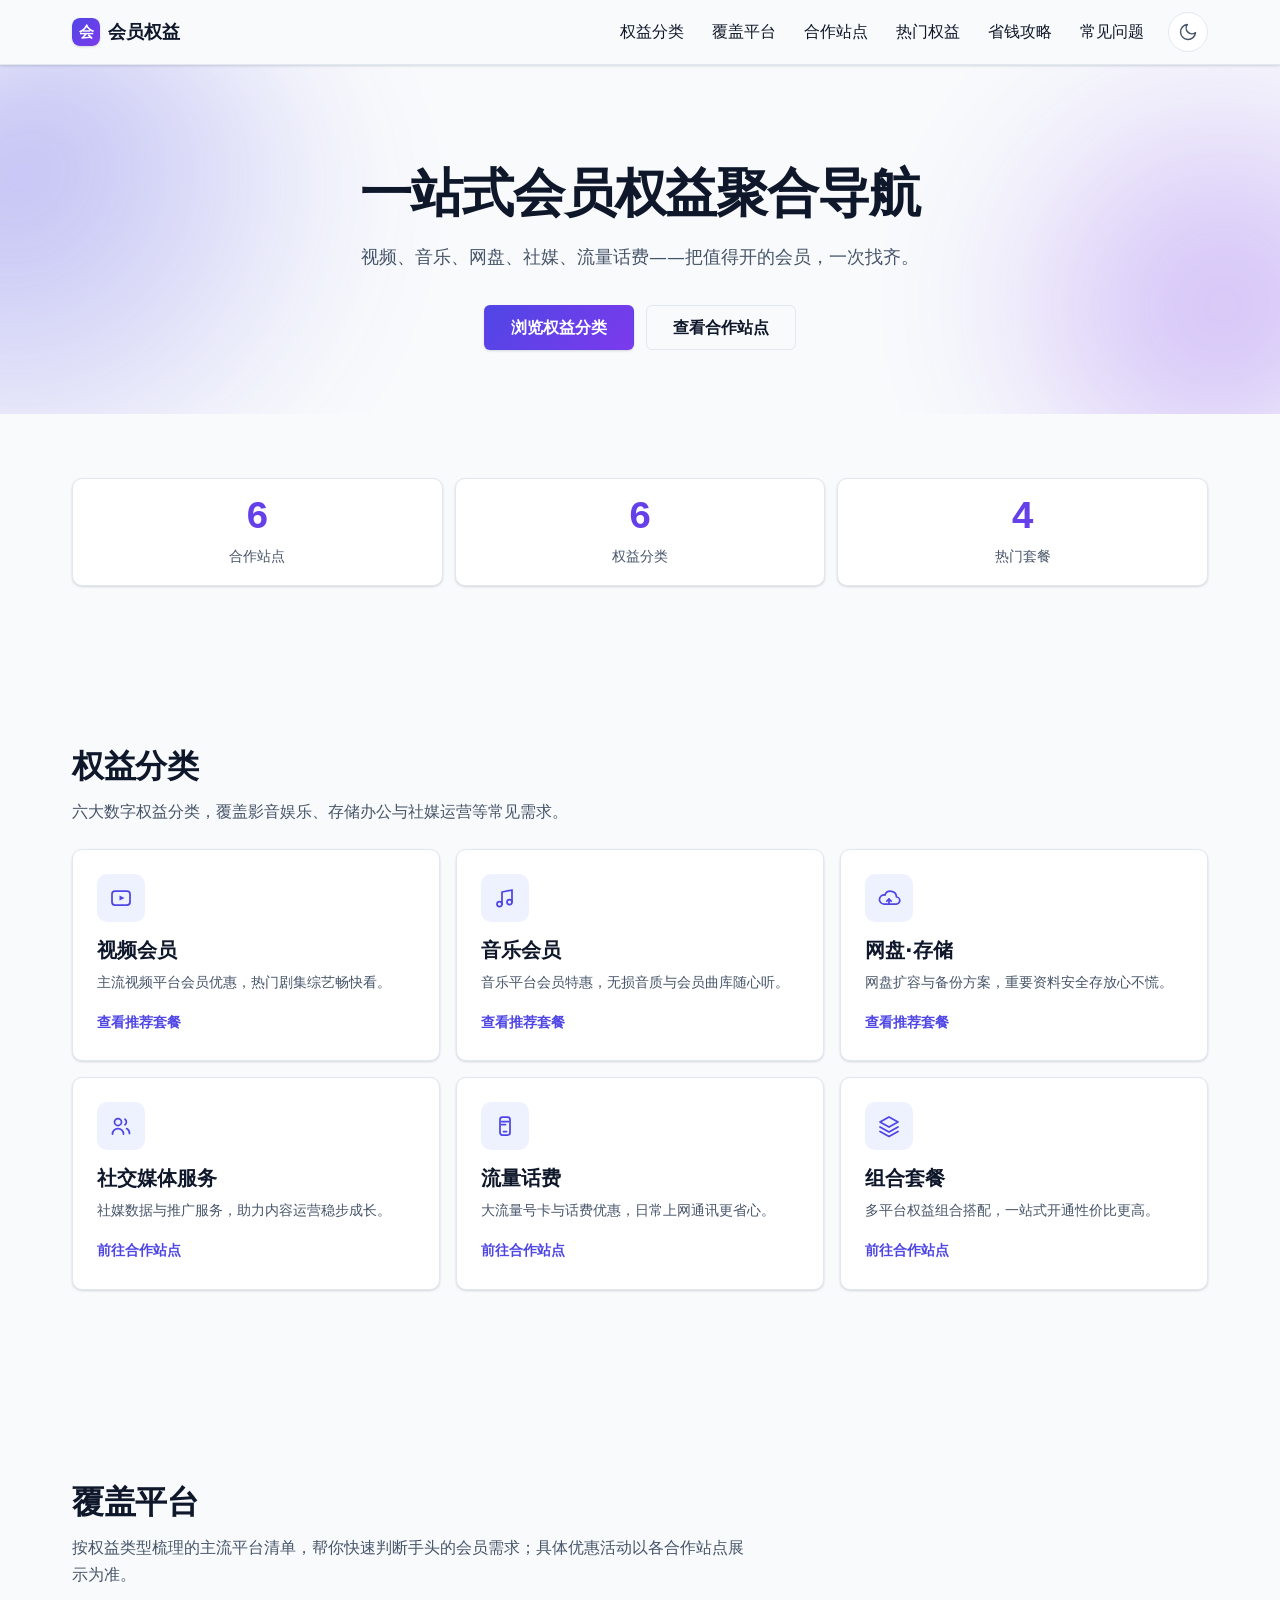
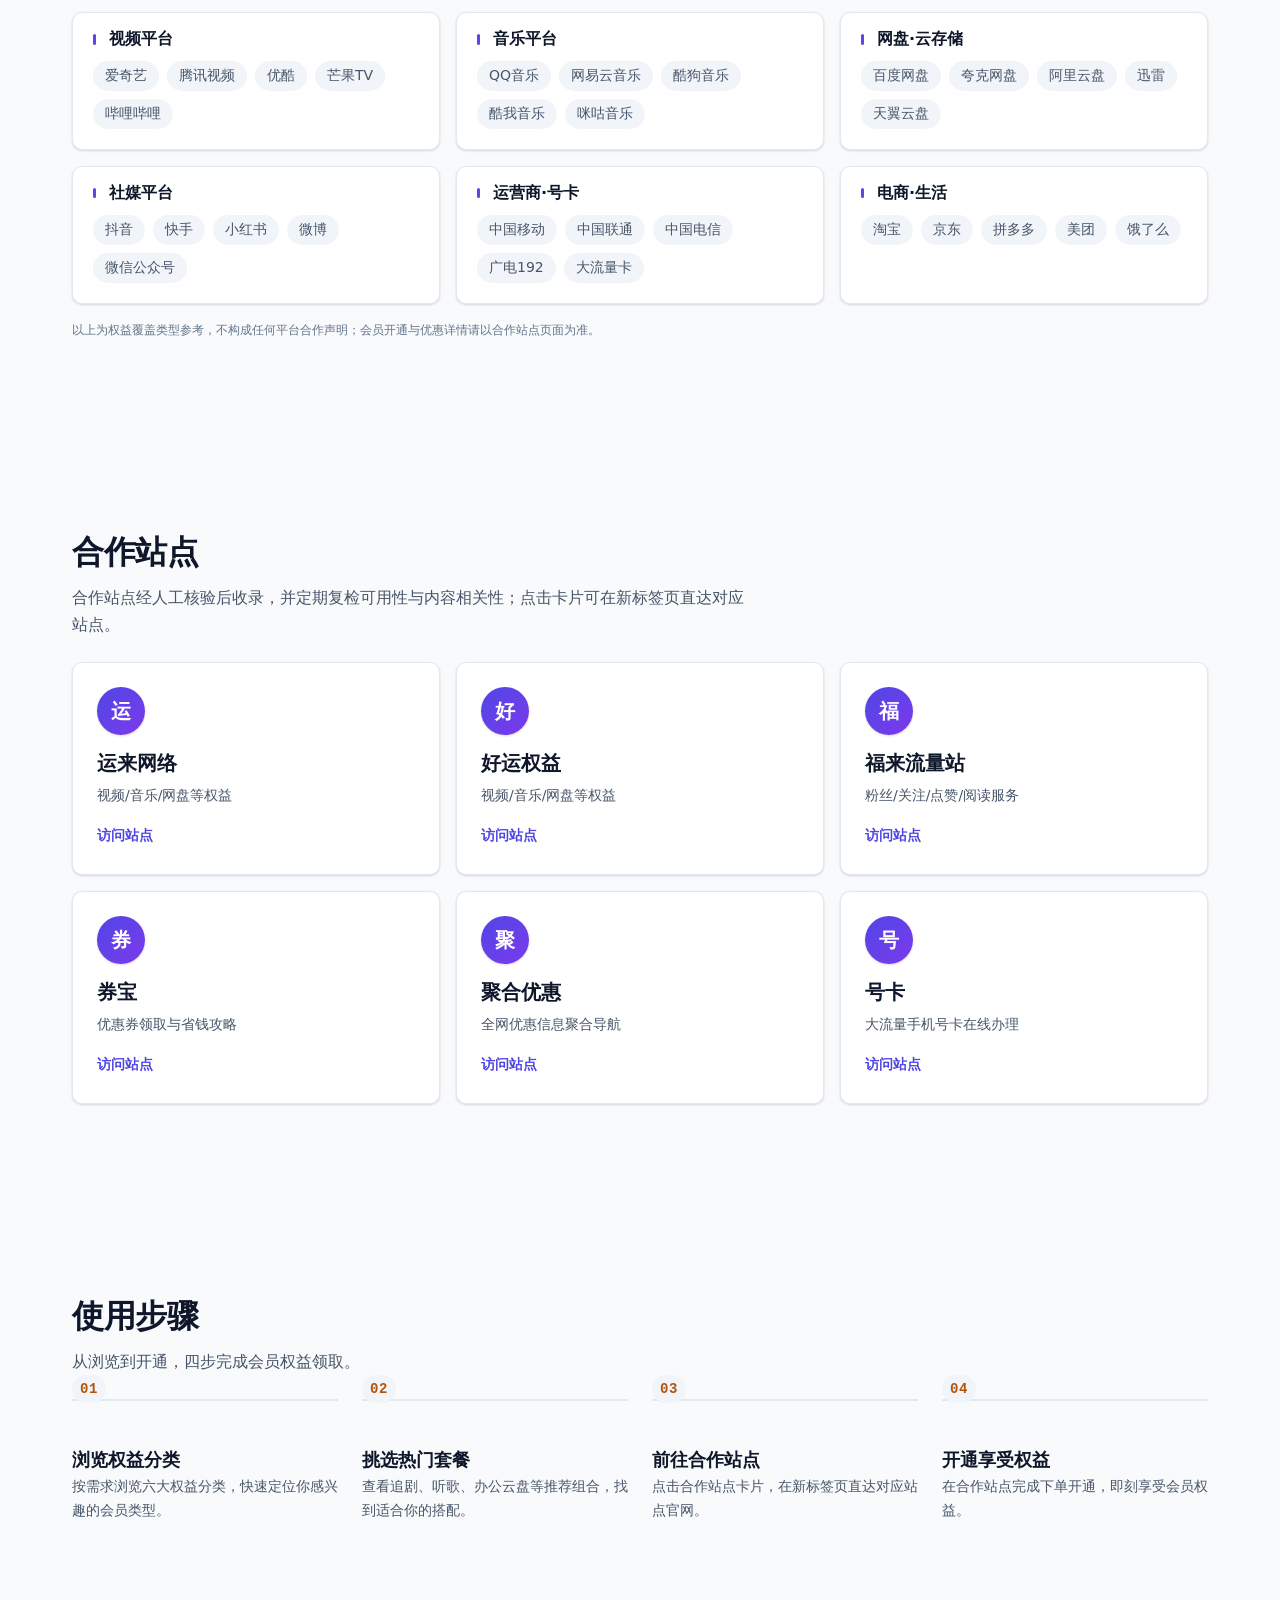
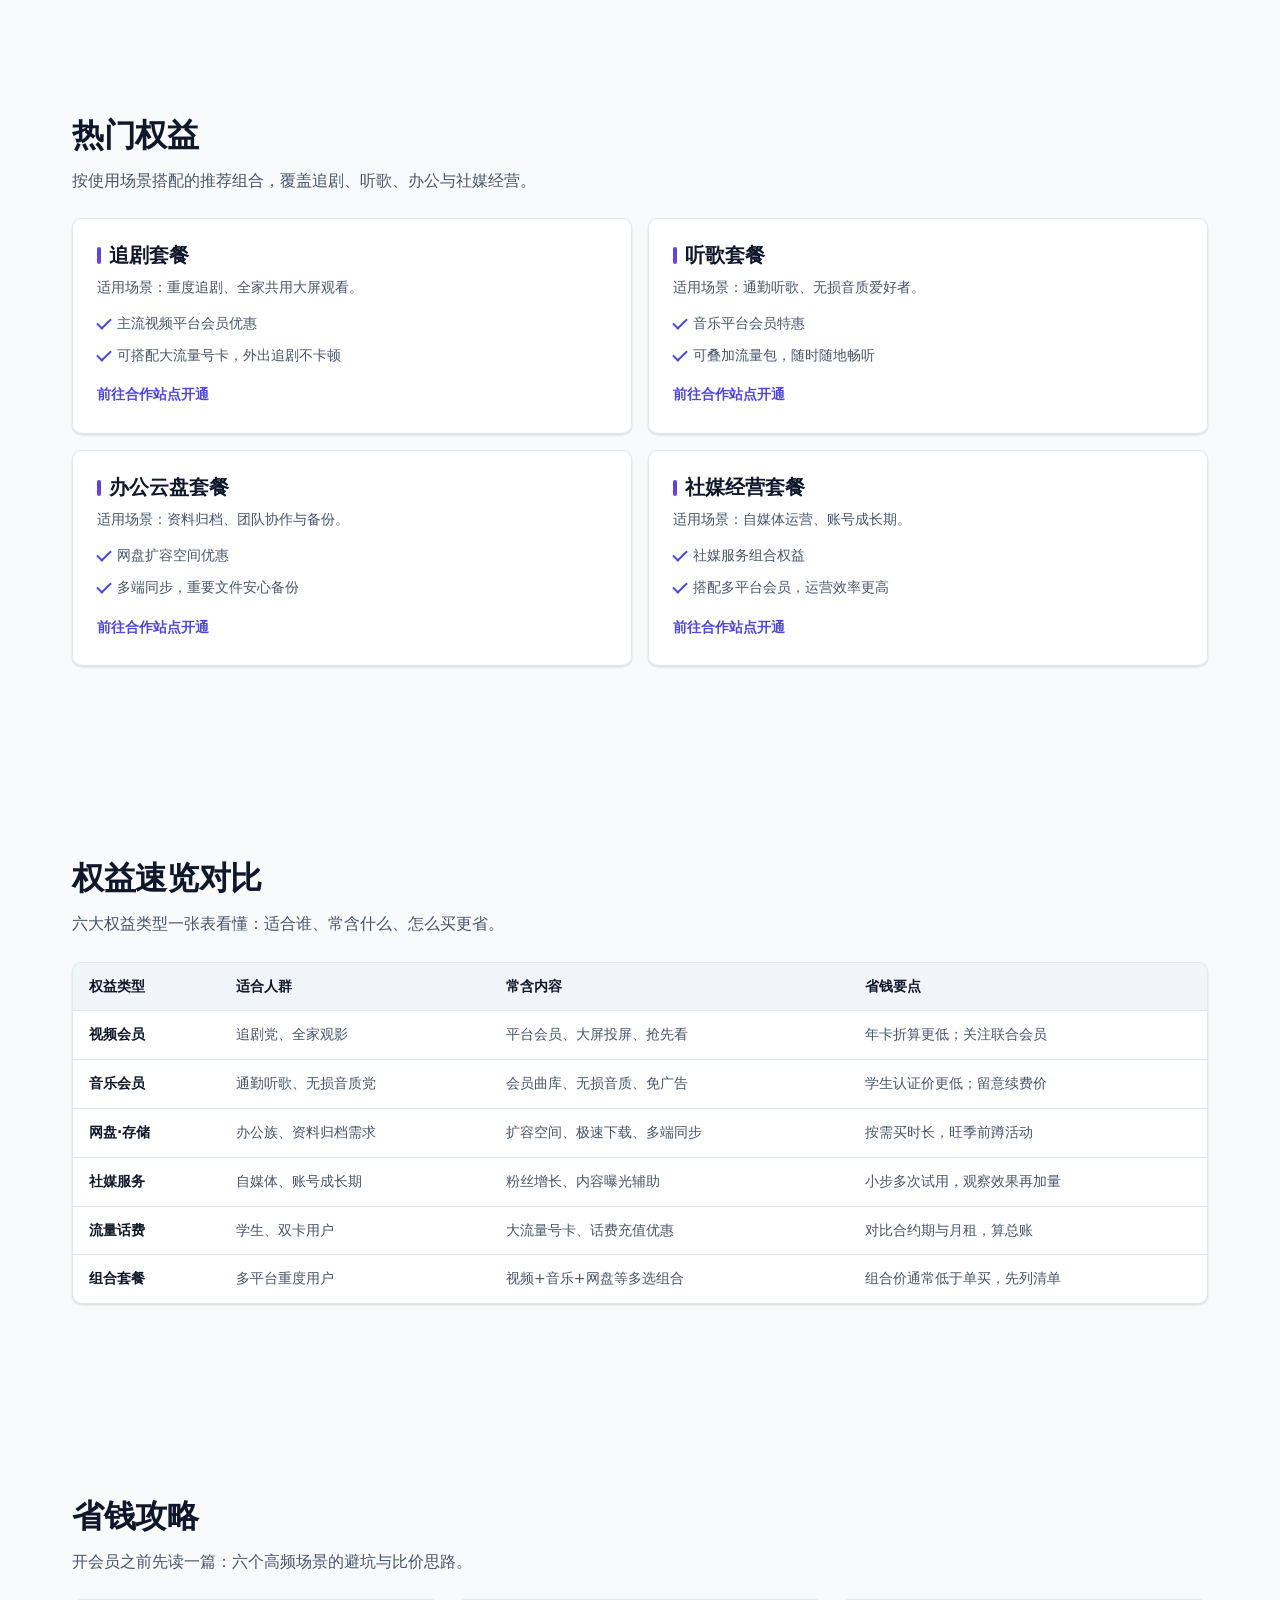
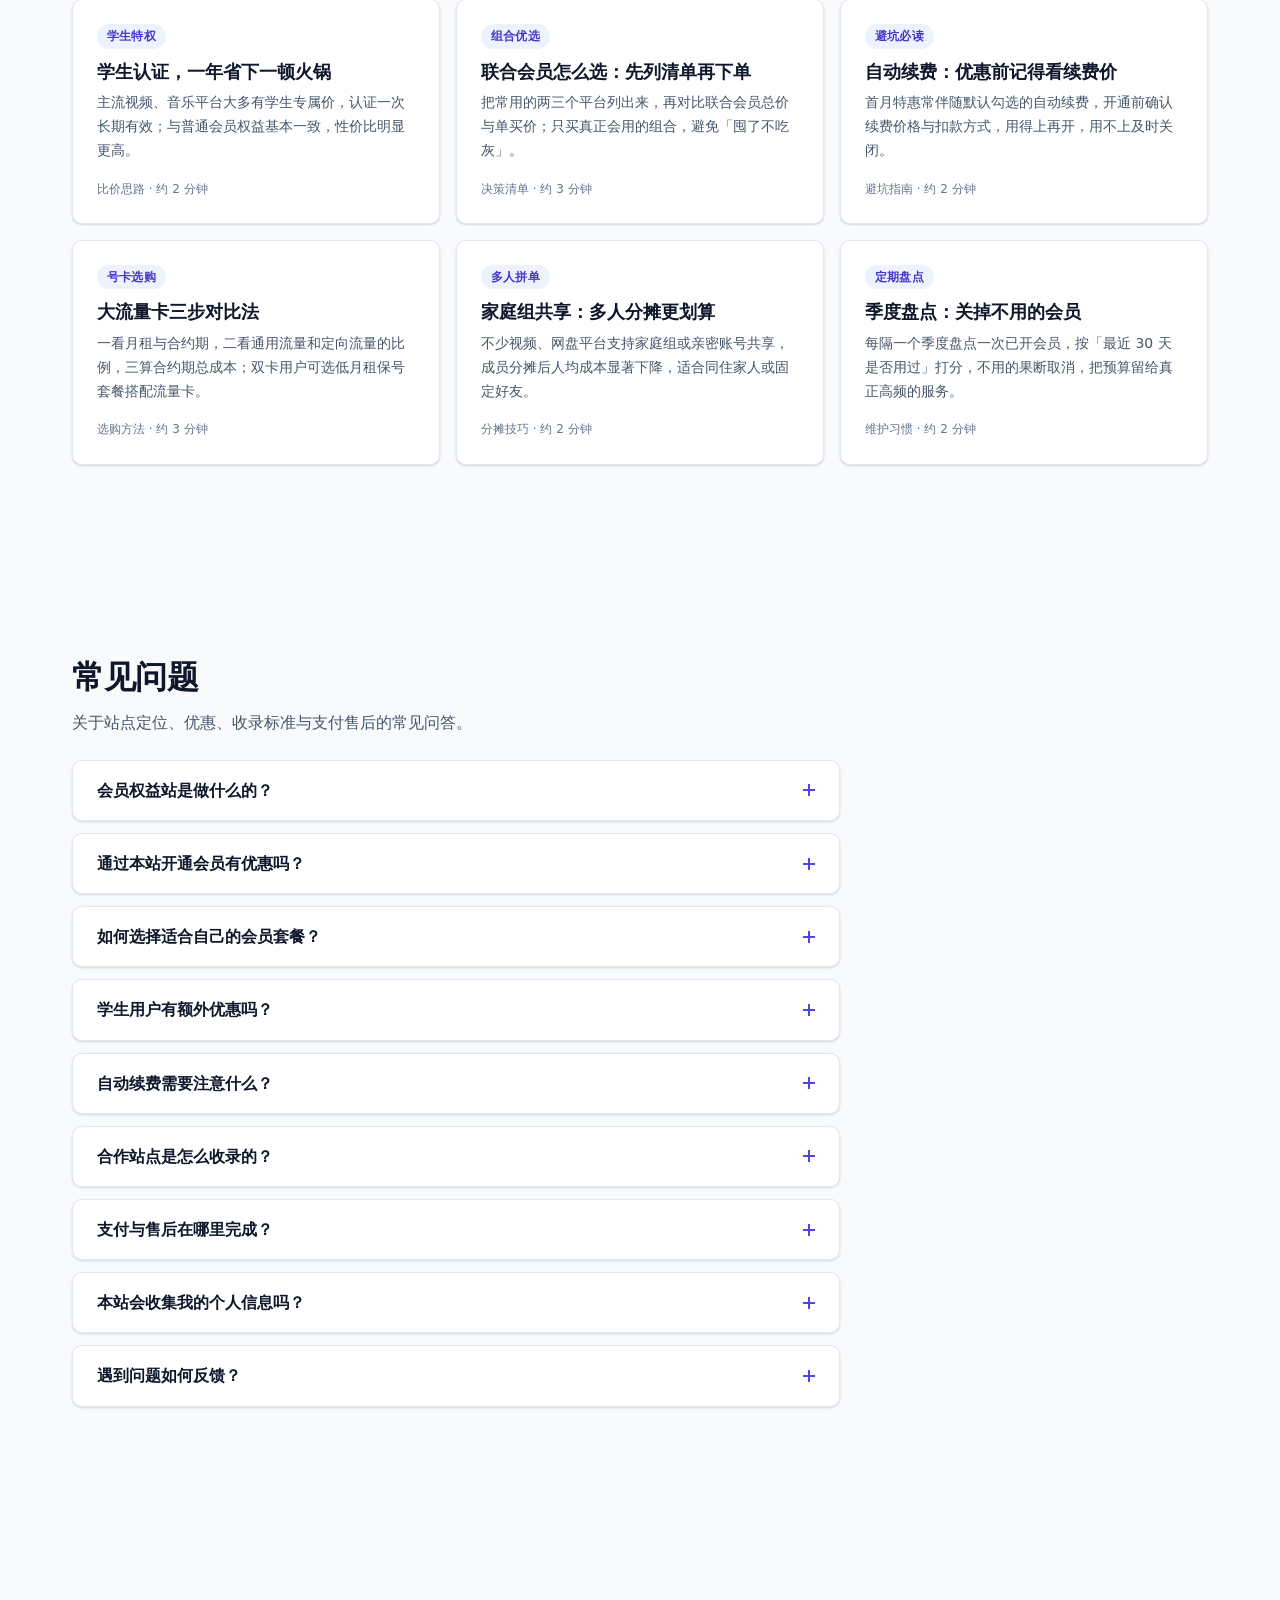
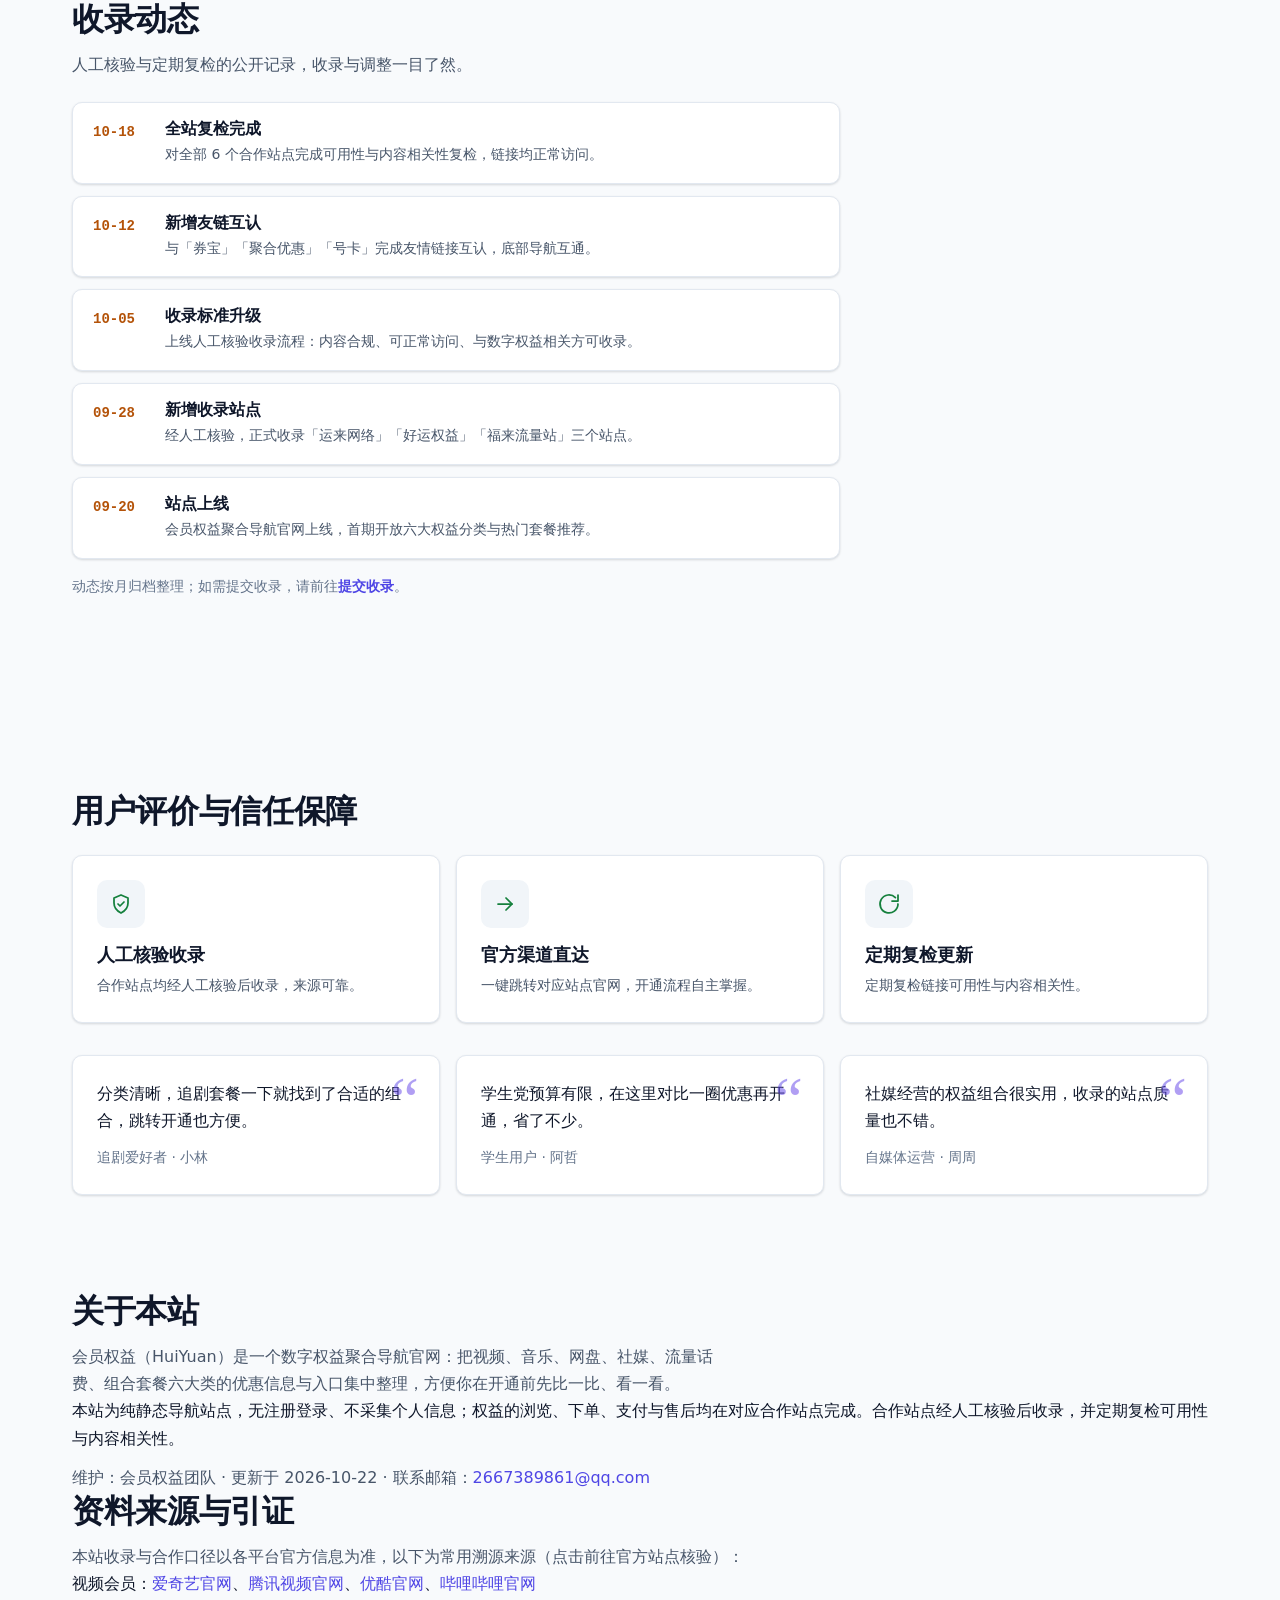
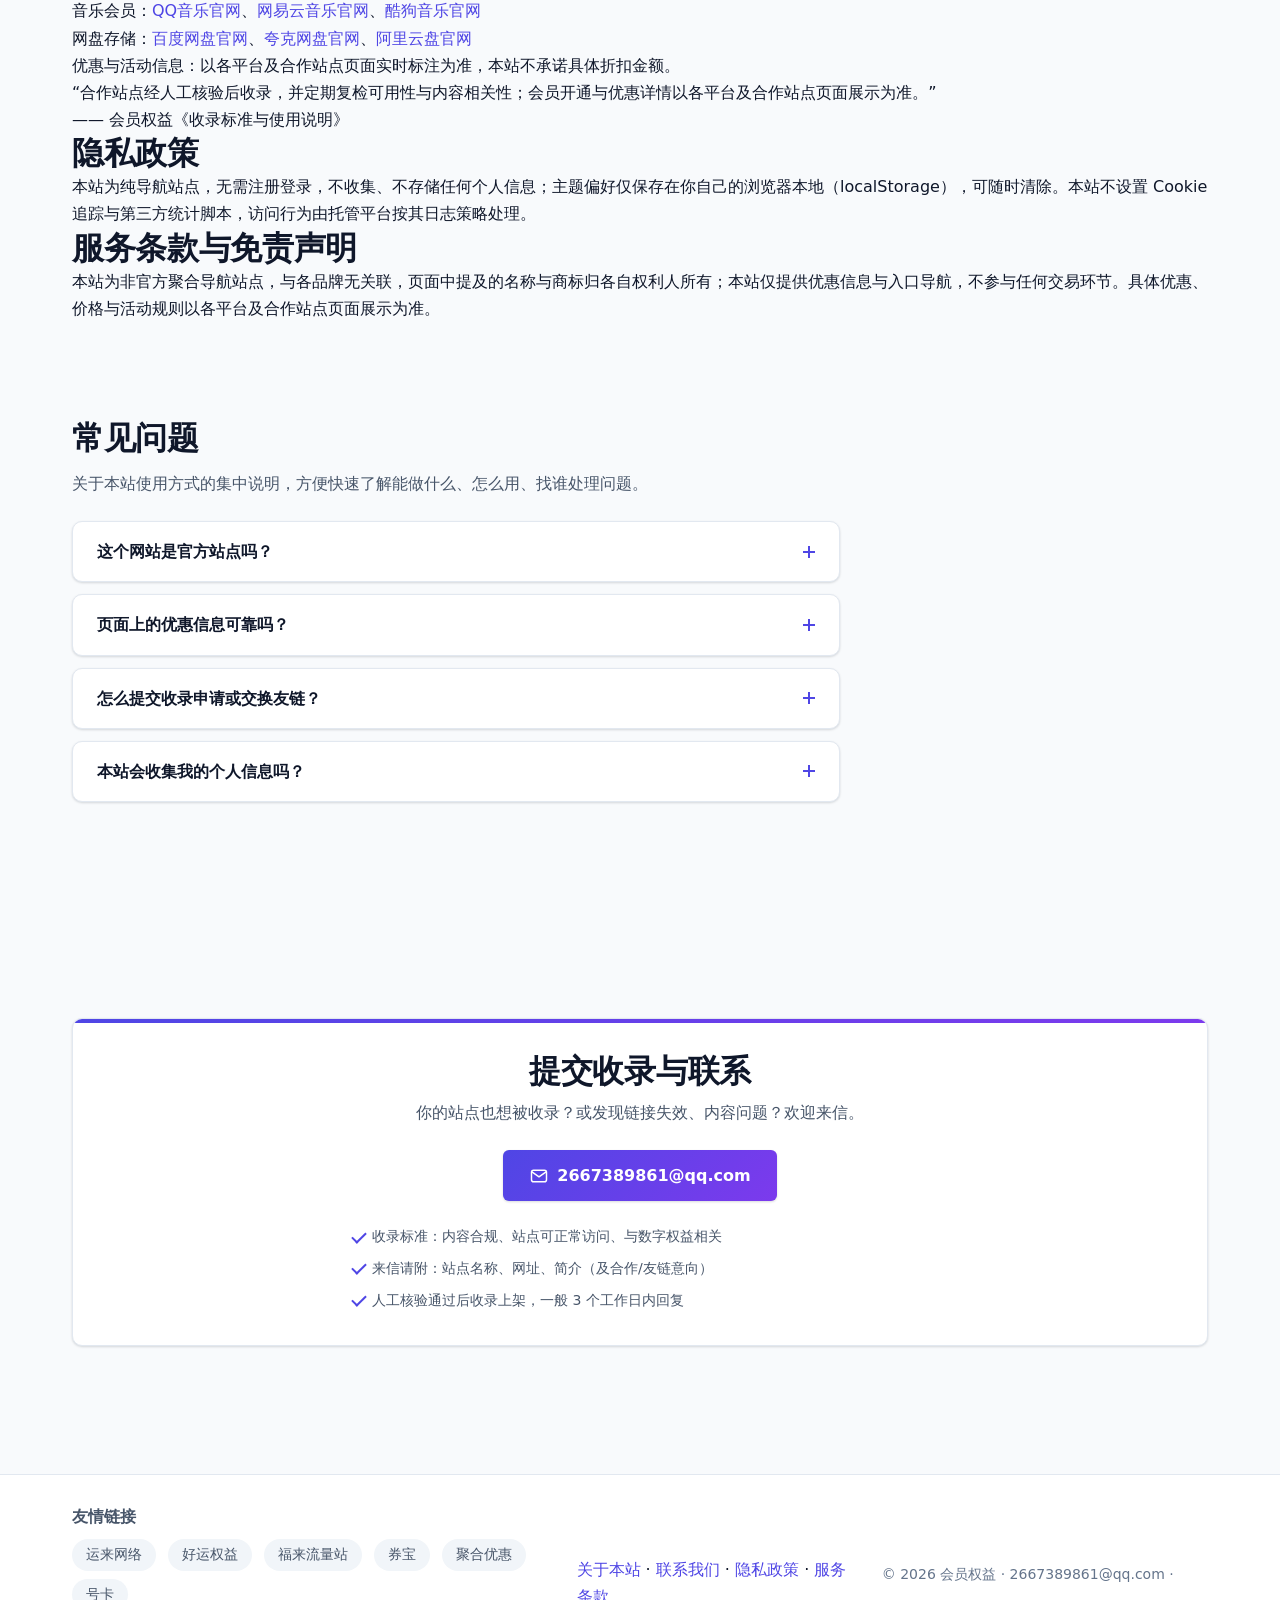
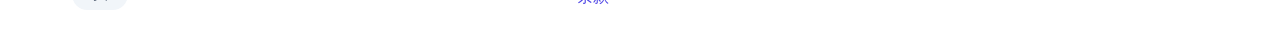
<file: index.html>
<!DOCTYPE html>
<html lang="zh-CN">
<head>
  <meta charset="UTF-8">
  <meta name="viewport" content="width=device-width, initial-scale=1">
  <title>会员权益导航 - 视频音乐网盘社媒流量话费优惠聚合平台｜HuiYuan，附覆盖平台清单与省钱攻略</title>
  <meta name="description" content="会员权益（HuiYuan）聚合导航官网：收录视频会员、音乐会员、网盘扩容、社交媒体服务与流量话费等数字权益优惠，提供权益分类、覆盖平台清单、权益对比与省钱攻略，附学生认证、自动续费避坑、家庭共享等实用攻略，合作站点经人工核验并定期复检，收录申请与友链交换欢迎来信，一站式找到适合你的会员优惠。">
  <meta name="keywords" content="会员权益,会员优惠,视频会员,音乐会员,网盘扩容,流量话费,会员套餐,优惠导航,覆盖平台,权益对比,省钱攻略,视频会员年卡,音乐会员充值,网盘扩容优惠,影视会员低价,数字权益优惠,爱奇艺会员,腾讯视频会员,哔哩哔哩大会员,网易云音乐会员,QQ音乐会员,百度网盘会员,夸克网盘,阿里云盘会员,会员拼车,家庭共享会员,学生会员优惠,自动续费">
  <meta name="author" content="会员权益">
  <meta name="robots" content="index, follow">
  <meta name="datePublished" content="2026-10-22">
  <meta name="dateModified" content="2026-10-22">
  <link rel="canonical" href="https://huiyuan6.github.io/">
  <meta name="theme-color" media="(prefers-color-scheme: light)" content="#f8fafc">
  <meta name="theme-color" media="(prefers-color-scheme: dark)" content="#0b1120">
  <link rel="icon" href="assets/favicon.svg" type="image/svg+xml">
  <!-- Open Graph（NFR-03） -->
  <meta property="og:site_name" content="会员权益">
  <meta property="og:title" content="会员权益｜视频·音乐·网盘等会员优惠聚合导航">
  <meta property="og:description" content="视频、音乐、网盘、社媒、流量话费等数字权益优惠聚合导航，附覆盖平台清单、权益对比与省钱攻略，一站式找到适合你的会员优惠。">
  <meta property="og:type" content="website">
  <meta property="og:url" content="https://huiyuan6.github.io/">
  <meta property="og:image" content="https://huiyuan6.github.io/assets/og-image.png">
  <meta property="og:locale" content="zh_CN">
  <!-- Twitter Card（NFR-03） -->
  <meta name="twitter:card" content="summary_large_image">
  <meta name="twitter:title" content="会员权益｜视频·音乐·网盘等会员优惠聚合导航">
  <meta name="twitter:description" content="视频、音乐、网盘、社媒、流量话费等数字权益优惠聚合导航，附覆盖平台清单、权益对比与省钱攻略，一站式找到适合你的会员优惠。">
  <meta name="twitter:image" content="https://huiyuan6.github.io/assets/og-image.png">
  <!-- ① 主题引导：内联同步脚本，防 FOUC（D4）——读 localStorage，无记忆则跟随系统偏好 -->
  <script>
    (function () {
      var theme = 'light';
      try {
        var stored = localStorage.getItem('hy-theme');
        if (stored === 'light' || stored === 'dark') {
          theme = stored;
        } else if (window.matchMedia && window.matchMedia('(prefers-color-scheme: dark)').matches) {
          theme = 'dark';
        }
      } catch (e) { /* localStorage 不可用时默认亮色 */ }
      document.documentElement.setAttribute('data-theme', theme);
    })();
  </script>
  <link rel="stylesheet" href="css/style.css">
  <!-- JSON-LD 结构化数据：四实体 @graph（NFR-04），FAQ 问答与 #faq 内 details 逐字一致 -->
  <script type="application/ld+json">
  {
    "@context": "https://schema.org",
    "@graph": [
      {
        "@type": "WebSite",
        "@id": "https://huiyuan6.github.io/#website",
        "url": "https://huiyuan6.github.io/",
        "name": "会员权益",
        "alternateName": "HuiYuan",
        "description": "会员权益聚合导航官网：视频、音乐、网盘、社媒、流量话费等数字权益优惠导航，提供覆盖平台清单、权益对比与省钱攻略。",
        "inLanguage": "zh-CN",
        "publisher": { "@id": "https://huiyuan6.github.io/#organization" },
        "dateModified": "2026-10-22"
      },
      {
        "@type": "WebPage",
        "@id": "https://huiyuan6.github.io/#webpage",
        "url": "https://huiyuan6.github.io/",
        "name": "会员权益导航 - 视频音乐网盘社媒流量话费优惠聚合平台",
        "description": "会员权益聚合导航官网：收录视频、音乐、网盘、社媒、流量话费等数字权益优惠，提供权益分类、覆盖平台清单、权益对比与省钱攻略。",
        "inLanguage": "zh-CN",
        "isPartOf": { "@id": "https://huiyuan6.github.io/#website" },
        "author": { "@id": "https://huiyuan6.github.io/#organization" },
        "datePublished": "2026-10-22",
        "dateModified": "2026-10-22"
      },
      {
        "@type": "Organization",
        "@id": "https://huiyuan6.github.io/#organization",
        "name": "会员权益",
        "alternateName": "HuiYuan",
        "url": "https://huiyuan6.github.io/",
        "sameAs": ["https://github.com/huiyuan6"],
        "logo": {
          "@type": "ImageObject",
          "url": "https://huiyuan6.github.io/assets/og-image.png"
        },
        "contactPoint": {
          "@type": "ContactPoint",
          "contactType": "customer service",
          "email": "2667389861@qq.com"
        }
      },
      {
        "@type": "ItemList",
        "@id": "https://huiyuan6.github.io/#partners",
        "name": "合作站点清单",
        "numberOfItems": 6,
        "itemListElement": [
          { "@type": "ListItem", "position": 1, "name": "运来网络",   "url": "https://wcbblll.99kami.com" },
          { "@type": "ListItem", "position": 2, "name": "好运权益",   "url": "https://wcbblll.im01.cn" },
          { "@type": "ListItem", "position": 3, "name": "福来流量站", "url": "http://35568.qcxmt.cn" },
          { "@type": "ListItem", "position": 4, "name": "券宝",       "url": "https://jdjdndn.github.io/" },
          { "@type": "ListItem", "position": 5, "name": "聚合优惠",   "url": "https://wcbblll.cc" },
          { "@type": "ListItem", "position": 6, "name": "号卡",       "url": "https://dlhaoka.com" }
        ]
      },
      {
        "@type": "FAQPage",
        "@id": "https://huiyuan6.github.io/#faq",
        "mainEntity": [
          { "@type": "Question", "name": "会员权益站是做什么的？",
            "acceptedAnswer": { "@type": "Answer", "text": "本站是会员权益聚合导航官网，收录视频、音乐、网盘、社交媒体、流量话费等数字权益优惠信息，帮助你快速找到合适的会员开通渠道。" } },
          { "@type": "Question", "name": "通过本站开通会员有优惠吗？",
            "acceptedAnswer": { "@type": "Answer", "text": "本站收录的合作站点会不定期提供会员优惠活动，具体折扣与活动规则以各站点页面展示为准。" } },
          { "@type": "Question", "name": "如何选择适合自己的会员套餐？",
            "acceptedAnswer": { "@type": "Answer", "text": "可先在权益分类中按需求浏览，再到热门权益查看推荐组合，最后对比合作站点的活动后前往开通。" } },
          { "@type": "Question", "name": "学生用户有额外优惠吗？",
            "acceptedAnswer": { "@type": "Answer", "text": "多数视频、音乐平台提供学生认证专属价，认证通过后与普通会员权益基本一致，性价比更高；具体活动以各平台与合作站点页面为准。" } },
          { "@type": "Question", "name": "自动续费需要注意什么？",
            "acceptedAnswer": { "@type": "Answer", "text": "首月特惠通常伴随默认勾选的自动续费，开通前请确认续费价格与扣款方式；不再需要时记得及时关闭，具体规则以各平台说明为准。" } },
          { "@type": "Question", "name": "合作站点是怎么收录的？",
            "acceptedAnswer": { "@type": "Answer", "text": "合作站点经人工核验后收录，并定期复检可用性与内容相关性，保障链接质量。如需提交收录或交换友链，可将站点名称、网址与简介发送至收录邮箱 2667389861@qq.com，核验通过后即可上架。" } },
          { "@type": "Question", "name": "支付与售后在哪里完成？",
            "acceptedAnswer": { "@type": "Answer", "text": "本站仅提供导航入口，会员商品的浏览、下单、支付与售后均在对应合作站点完成。" } },
          { "@type": "Question", "name": "本站会收集我的个人信息吗？",
            "acceptedAnswer": { "@type": "Answer", "text": "不会。本站为纯导航站点，无需注册登录，不收集个人信息；主题偏好仅保存在你自己的浏览器本地，可随时清除。" } },
          { "@type": "Question", "name": "遇到问题如何反馈？",
            "acceptedAnswer": { "@type": "Answer", "text": "可通过合作站点内的客服渠道反馈；涉及本站收录、友链或内容的问题，可直接邮件至 2667389861@qq.com，我们会尽快处理。" } }
        ]
      }
    ]
  }
  </script>
  <!-- ② 数据与模块：defer 经典脚本，书写顺序即依赖顺序（1.2.4） -->
  <script src="data.js" defer></script>
  <script src="js/modules/validate.js" defer></script>
  <script src="js/modules/merge.js" defer></script>
  <script src="js/modules/render.js" defer></script>
  <script src="js/modules/theme.js" defer></script>
  <script src="js/modules/accordion.js" defer></script>
  <script src="js/modules/reveal.js" defer></script>
  <script src="js/modules/nav.js" defer></script>
  <script src="js/main.js" defer></script>
</head>
<body>
  <a title="跳到主内容" class="skip-link" href="#main">跳到主内容</a>

  <!-- ======================= 顶部导航（FR-01/02/03） ======================= -->
  <header class="site-header" id="top">
    <div class="container site-header__inner">
      <nav class="site-nav" id="site-nav" aria-label="主导航">
        <a title="会员权益" class="brand" href="#top">
          <svg class="brand__mark" width="28" height="28" viewBox="0 0 64 64" aria-hidden="true" focusable="false">
            <defs>
              <linearGradient id="brand-grad" x1="0" y1="0" x2="1" y2="1">
                <stop offset="0" stop-color="#4F46E5"/><stop offset="1" stop-color="#7C3AED"/>
              </linearGradient>
            </defs>
            <rect width="64" height="64" rx="14" fill="url(#brand-grad)"/>
            <text x="32" y="43" font-size="34" font-weight="600" fill="#ffffff" text-anchor="middle" font-family="system-ui,'PingFang SC','Microsoft YaHei',sans-serif">会</text>
          </svg>
          <span class="brand__name">会员权益</span>
        </a>
        <button id="nav-toggle" class="nav-toggle" type="button" aria-expanded="false" aria-controls="site-nav-links" aria-label="打开导航菜单">
          <svg width="24" height="24" viewBox="0 0 24 24" fill="none" stroke="currentColor" stroke-width="1.75" stroke-linecap="round" aria-hidden="true" focusable="false">
            <path d="M4 7h16"/><path d="M4 12h16"/><path d="M4 17h16"/>
          </svg>
        </button>
        <ul class="site-nav__links" id="site-nav-links">
          <li><a title="权益分类" href="#categories">权益分类</a></li>
          <li><a title="覆盖平台" href="#platforms">覆盖平台</a></li>
          <li><a title="合作站点" href="#partners">合作站点</a></li>
          <li><a title="热门权益" href="#hot">热门权益</a></li>
          <li><a title="省钱攻略" href="#guides">省钱攻略</a></li>
          <li><a title="常见问题" href="#faq">常见问题</a></li>
        </ul>
        <button id="theme-toggle" class="theme-toggle" type="button" aria-label="切换到暗色主题">
          <svg class="icon-sun" width="20" height="20" viewBox="0 0 24 24" fill="none" stroke="currentColor" stroke-width="1.75" stroke-linecap="round" stroke-linejoin="round" aria-hidden="true" focusable="false">
            <circle cx="12" cy="12" r="4"/><path d="M12 2v2"/><path d="M12 20v2"/><path d="M4.9 4.9l1.4 1.4"/><path d="M17.7 17.7l1.4 1.4"/><path d="M2 12h2"/><path d="M20 12h2"/><path d="M4.9 19.1l1.4-1.4"/><path d="M17.7 6.3l1.4-1.4"/>
          </svg>
          <svg class="icon-moon" width="20" height="20" viewBox="0 0 24 24" fill="none" stroke="currentColor" stroke-width="1.75" stroke-linecap="round" stroke-linejoin="round" aria-hidden="true" focusable="false">
            <path d="M21 12.8A9 9 0 1 1 11.2 3a7 7 0 0 0 9.8 9.8z"/>
          </svg>
        </button>
      </nav>
    </div>
  </header>

  <main id="main">
    <!-- ======================= Hero（FR-04） ======================= -->
    <section class="hero" id="hero" tabindex="-1" aria-labelledby="hero-title">
      <div class="hero__visual" aria-hidden="true">
        <span class="hero__blob hero__blob--a"></span>
        <span class="hero__blob hero__blob--b"></span>
      </div>
      <div class="container hero__inner">
        <h1 class="hero__title" id="hero-title">一站式会员权益聚合导航</h1>
        <p class="hero__sub">视频、音乐、网盘、社媒、流量话费——把值得开的会员，一次找齐。</p>
        <p class="hero__cta">
          <a title="浏览权益分类" class="btn btn--primary" href="#categories">浏览权益分类</a>
          <a title="查看合作站点" class="btn btn--ghost" href="#partners">查看合作站点</a>
        </p>
      </div>
    </section>

    <!-- ======================= 数据统计（FR-05） ======================= -->
    <section class="stats" id="stats" tabindex="-1" aria-labelledby="stats-title">
      <div class="container">
        <h2 class="visually-hidden" id="stats-title">数据统计</h2>
        <ul class="stats-grid" data-reveal>
          <li class="stat-item">
            <p class="stat-item__value" id="stat-sites" data-stat="sites">6</p>
            <p class="stat-item__label">合作站点</p>
          </li>
          <li class="stat-item">
            <p class="stat-item__value" id="stat-categories" data-stat="categories">6</p>
            <p class="stat-item__label">权益分类</p>
          </li>
          <li class="stat-item">
            <p class="stat-item__value" id="stat-packages" data-stat="packages">4</p>
            <p class="stat-item__label">热门套餐</p>
          </li>
        </ul>
      </div>
    </section>

    <!-- ======================= 权益分类（FR-06） ======================= -->
    <section class="categories" id="categories" tabindex="-1" aria-labelledby="categories-title">
      <div class="container">
        <h2 id="categories-title">权益分类</h2>
        <p class="section-lead">六大数字权益分类，覆盖影音娱乐、存储办公与社媒运营等常见需求。</p>
        <ul class="category-grid" data-reveal>
          <li class="category-card">
            <span class="category-card__icon" aria-hidden="true">
              <svg width="24" height="24" viewBox="0 0 24 24" fill="none" stroke="currentColor" stroke-width="1.75" stroke-linecap="round" stroke-linejoin="round" focusable="false"><rect x="3" y="5" width="18" height="14" rx="3"/><path d="M10.5 9.5l5 2.5-5 2.5z" fill="currentColor" stroke="none"/></svg>
            </span>
            <h3 class="category-card__title">视频会员</h3>
            <p class="category-card__desc">主流视频平台会员优惠，热门剧集综艺畅快看。</p>
            <a title="查看推荐套餐" class="category-card__link" href="#hot">查看推荐套餐</a>
          </li>
          <li class="category-card">
            <span class="category-card__icon" aria-hidden="true">
              <svg width="24" height="24" viewBox="0 0 24 24" fill="none" stroke="currentColor" stroke-width="1.75" stroke-linecap="round" stroke-linejoin="round" focusable="false"><path d="M9 18V6l10-2v12"/><circle cx="6.5" cy="18" r="2.5"/><circle cx="16.5" cy="16" r="2.5"/></svg>
            </span>
            <h3 class="category-card__title">音乐会员</h3>
            <p class="category-card__desc">音乐平台会员特惠，无损音质与会员曲库随心听。</p>
            <a title="查看推荐套餐" class="category-card__link" href="#hot">查看推荐套餐</a>
          </li>
          <li class="category-card">
            <span class="category-card__icon" aria-hidden="true">
              <svg width="24" height="24" viewBox="0 0 24 24" fill="none" stroke="currentColor" stroke-width="1.75" stroke-linecap="round" stroke-linejoin="round" focusable="false"><path d="M7 18a4.5 4.5 0 1 1 .9-8.9A6 6 0 0 1 19.5 11 3.5 3.5 0 0 1 19 18z"/><path d="M12 13v5"/><path d="M9.8 15.2L12 13l2.2 2.2"/></svg>
            </span>
            <h3 class="category-card__title">网盘·存储</h3>
            <p class="category-card__desc">网盘扩容与备份方案，重要资料安全存放心不慌。</p>
            <a title="查看推荐套餐" class="category-card__link" href="#hot">查看推荐套餐</a>
          </li>
          <li class="category-card">
            <span class="category-card__icon" aria-hidden="true">
              <svg width="24" height="24" viewBox="0 0 24 24" fill="none" stroke="currentColor" stroke-width="1.75" stroke-linecap="round" stroke-linejoin="round" focusable="false"><circle cx="9" cy="8" r="3.5"/><path d="M3.5 20a5.5 5.5 0 0 1 11 0"/><path d="M16 5.2a3.5 3.5 0 0 1 0 5.6"/><path d="M17.6 14.6a5.5 5.5 0 0 1 2.9 4.9"/></svg>
            </span>
            <h3 class="category-card__title">社交媒体服务</h3>
            <p class="category-card__desc">社媒数据与推广服务，助力内容运营稳步成长。</p>
            <a title="前往合作站点" class="category-card__link" href="#partners">前往合作站点</a>
          </li>
          <li class="category-card">
            <span class="category-card__icon" aria-hidden="true">
              <svg width="24" height="24" viewBox="0 0 24 24" fill="none" stroke="currentColor" stroke-width="1.75" stroke-linecap="round" stroke-linejoin="round" focusable="false"><rect x="7" y="3" width="10" height="18" rx="2.5"/><path d="M10.5 17.5h3"/><path d="M8.5 7.5h7"/><path d="M8.5 10.5h4"/></svg>
            </span>
            <h3 class="category-card__title">流量话费</h3>
            <p class="category-card__desc">大流量号卡与话费优惠，日常上网通讯更省心。</p>
            <a title="前往合作站点" class="category-card__link" href="#partners">前往合作站点</a>
          </li>
          <li class="category-card">
            <span class="category-card__icon" aria-hidden="true">
              <svg width="24" height="24" viewBox="0 0 24 24" fill="none" stroke="currentColor" stroke-width="1.75" stroke-linecap="round" stroke-linejoin="round" focusable="false"><path d="M12 3l9 5-9 5-9-5z"/><path d="M3 13l9 5 9-5"/><path d="M3 17.5l9 5 9-5"/></svg>
            </span>
            <h3 class="category-card__title">组合套餐</h3>
            <p class="category-card__desc">多平台权益组合搭配，一站式开通性价比更高。</p>
            <a title="前往合作站点" class="category-card__link" href="#partners">前往合作站点</a>
          </li>
        </ul>
      </div>
    </section>

    <!-- ======================= 覆盖平台（v2 新增） ======================= -->
    <section class="platforms" id="platforms" tabindex="-1" aria-labelledby="platforms-title">
      <div class="container">
        <h2 id="platforms-title">覆盖平台</h2>
        <p class="section-lead">按权益类型梳理的主流平台清单，帮你快速判断手头的会员需求；具体优惠活动以各合作站点展示为准。</p>
        <ul class="platform-groups" data-reveal>
          <li class="platform-group">
            <h3 class="platform-group__title">视频平台</h3>
            <ul class="platform-chips">
              <li class="platform-chip">爱奇艺</li>
              <li class="platform-chip">腾讯视频</li>
              <li class="platform-chip">优酷</li>
              <li class="platform-chip">芒果TV</li>
              <li class="platform-chip">哔哩哔哩</li>
            </ul>
          </li>
          <li class="platform-group">
            <h3 class="platform-group__title">音乐平台</h3>
            <ul class="platform-chips">
              <li class="platform-chip">QQ音乐</li>
              <li class="platform-chip">网易云音乐</li>
              <li class="platform-chip">酷狗音乐</li>
              <li class="platform-chip">酷我音乐</li>
              <li class="platform-chip">咪咕音乐</li>
            </ul>
          </li>
          <li class="platform-group">
            <h3 class="platform-group__title">网盘·云存储</h3>
            <ul class="platform-chips">
              <li class="platform-chip">百度网盘</li>
              <li class="platform-chip">夸克网盘</li>
              <li class="platform-chip">阿里云盘</li>
              <li class="platform-chip">迅雷</li>
              <li class="platform-chip">天翼云盘</li>
            </ul>
          </li>
          <li class="platform-group">
            <h3 class="platform-group__title">社媒平台</h3>
            <ul class="platform-chips">
              <li class="platform-chip">抖音</li>
              <li class="platform-chip">快手</li>
              <li class="platform-chip">小红书</li>
              <li class="platform-chip">微博</li>
              <li class="platform-chip">微信公众号</li>
            </ul>
          </li>
          <li class="platform-group">
            <h3 class="platform-group__title">运营商·号卡</h3>
            <ul class="platform-chips">
              <li class="platform-chip">中国移动</li>
              <li class="platform-chip">中国联通</li>
              <li class="platform-chip">中国电信</li>
              <li class="platform-chip">广电192</li>
              <li class="platform-chip">大流量卡</li>
            </ul>
          </li>
          <li class="platform-group">
            <h3 class="platform-group__title">电商·生活</h3>
            <ul class="platform-chips">
              <li class="platform-chip">淘宝</li>
              <li class="platform-chip">京东</li>
              <li class="platform-chip">拼多多</li>
              <li class="platform-chip">美团</li>
              <li class="platform-chip">饿了么</li>
            </ul>
          </li>
        </ul>
        <p class="platforms-note">以上为权益覆盖类型参考，不构成任何平台合作声明；会员开通与优惠详情请以合作站点页面为准。</p>
      </div>
    </section>

    <!-- ======================= 合作站点（FR-07/15，数据驱动锚点） ======================= -->
    <section class="partners" id="partners" tabindex="-1" aria-labelledby="partners-title">
      <div class="container">
        <h2 id="partners-title">合作站点</h2>
        <p class="section-lead">合作站点经人工核验后收录，并定期复检可用性与内容相关性；点击卡片可在新标签页直达对应站点。</p>
        <ul id="partner-list" class="partner-grid" data-render="partner-cards" data-reveal>
          <li class="partner-card">
            <span class="partner-card__avatar" aria-hidden="true">运</span>
            <h3 class="partner-card__name">运来网络</h3>
            <p class="partner-card__desc">视频/音乐/网盘等权益</p>
            <a title="访问站点" class="partner-card__link" href="https://wcbblll.99kami.com" target="_blank" rel="noopener noreferrer">访问站点</a>
          </li>
          <li class="partner-card">
            <span class="partner-card__avatar" aria-hidden="true">好</span>
            <h3 class="partner-card__name">好运权益</h3>
            <p class="partner-card__desc">视频/音乐/网盘等权益</p>
            <a title="访问站点" class="partner-card__link" href="https://wcbblll.im01.cn" target="_blank" rel="noopener noreferrer">访问站点</a>
          </li>
          <li class="partner-card">
            <span class="partner-card__avatar" aria-hidden="true">福</span>
            <h3 class="partner-card__name">福来流量站</h3>
            <p class="partner-card__desc">粉丝/关注/点赞/阅读服务</p>
            <a title="访问站点" class="partner-card__link" href="http://35568.qcxmt.cn" target="_blank" rel="noopener noreferrer">访问站点</a>
          </li>
          <li class="partner-card">
            <span class="partner-card__avatar" aria-hidden="true">券</span>
            <h3 class="partner-card__name">券宝</h3>
            <p class="partner-card__desc">优惠券领取与省钱攻略</p>
            <a title="访问站点" class="partner-card__link" href="https://jdjdndn.github.io/" target="_blank" rel="noopener noreferrer">访问站点</a>
          </li>
          <li class="partner-card">
            <span class="partner-card__avatar" aria-hidden="true">聚</span>
            <h3 class="partner-card__name">聚合优惠</h3>
            <p class="partner-card__desc">全网优惠信息聚合导航</p>
            <a title="访问站点" class="partner-card__link" href="https://wcbblll.cc" target="_blank" rel="noopener noreferrer">访问站点</a>
          </li>
          <li class="partner-card">
            <span class="partner-card__avatar" aria-hidden="true">号</span>
            <h3 class="partner-card__name">号卡</h3>
            <p class="partner-card__desc">大流量手机号卡在线办理</p>
            <a title="访问站点" class="partner-card__link" href="https://dlhaoka.com" target="_blank" rel="noopener noreferrer">访问站点</a>
          </li>
        </ul>
        <noscript>
          <p class="partners-note">当前浏览器未启用 JavaScript，以上合作站点清单以静态方式完整展示，与 data.js 数据一致，可直接点击访问。</p>
        </noscript>
      </div>
    </section>

    <!-- ======================= 使用步骤（FR-08） ======================= -->
    <section class="steps" id="steps" tabindex="-1" aria-labelledby="steps-title">
      <div class="container">
        <h2 id="steps-title">使用步骤</h2>
        <p class="section-lead">从浏览到开通，四步完成会员权益领取。</p>
        <ol class="steps-list" data-reveal>
          <li class="step-item">
            <span class="step-item__no" aria-hidden="true">01</span>
            <h3 class="step-item__title">浏览权益分类</h3>
            <p class="step-item__desc">按需求浏览六大权益分类，快速定位你感兴趣的会员类型。</p>
          </li>
          <li class="step-item">
            <span class="step-item__no" aria-hidden="true">02</span>
            <h3 class="step-item__title">挑选热门套餐</h3>
            <p class="step-item__desc">查看追剧、听歌、办公云盘等推荐组合，找到适合你的搭配。</p>
          </li>
          <li class="step-item">
            <span class="step-item__no" aria-hidden="true">03</span>
            <h3 class="step-item__title">前往合作站点</h3>
            <p class="step-item__desc">点击合作站点卡片，在新标签页直达对应站点官网。</p>
          </li>
          <li class="step-item">
            <span class="step-item__no" aria-hidden="true">04</span>
            <h3 class="step-item__title">开通享受权益</h3>
            <p class="step-item__desc">在合作站点完成下单开通，即刻享受会员权益。</p>
          </li>
        </ol>
      </div>
    </section>

    <!-- ======================= 热门权益（FR-09） ======================= -->
    <section class="hot" id="hot" tabindex="-1" aria-labelledby="hot-title">
      <div class="container">
        <h2 id="hot-title">热门权益</h2>
        <p class="section-lead">按使用场景搭配的推荐组合，覆盖追剧、听歌、办公与社媒经营。</p>
        <ul class="hot-grid" data-reveal>
          <li class="hot-card">
            <h3 class="hot-card__title">追剧套餐</h3>
            <p class="hot-card__scene">适用场景：重度追剧、全家共用大屏观看。</p>
            <ul class="hot-card__list">
              <li>主流视频平台会员优惠</li>
              <li>可搭配大流量号卡，外出追剧不卡顿</li>
            </ul>
            <a title="前往合作站点开通" class="hot-card__link" href="#partners">前往合作站点开通</a>
          </li>
          <li class="hot-card">
            <h3 class="hot-card__title">听歌套餐</h3>
            <p class="hot-card__scene">适用场景：通勤听歌、无损音质爱好者。</p>
            <ul class="hot-card__list">
              <li>音乐平台会员特惠</li>
              <li>可叠加流量包，随时随地畅听</li>
            </ul>
            <a title="前往合作站点开通" class="hot-card__link" href="#partners">前往合作站点开通</a>
          </li>
          <li class="hot-card">
            <h3 class="hot-card__title">办公云盘套餐</h3>
            <p class="hot-card__scene">适用场景：资料归档、团队协作与备份。</p>
            <ul class="hot-card__list">
              <li>网盘扩容空间优惠</li>
              <li>多端同步，重要文件安心备份</li>
            </ul>
            <a title="前往合作站点开通" class="hot-card__link" href="#partners">前往合作站点开通</a>
          </li>
          <li class="hot-card">
            <h3 class="hot-card__title">社媒经营套餐</h3>
            <p class="hot-card__scene">适用场景：自媒体运营、账号成长期。</p>
            <ul class="hot-card__list">
              <li>社媒服务组合权益</li>
              <li>搭配多平台会员，运营效率更高</li>
            </ul>
            <a title="前往合作站点开通" class="hot-card__link" href="#partners">前往合作站点开通</a>
          </li>
        </ul>
      </div>
    </section>

    <!-- ======================= 权益速览对比（v2 新增） ======================= -->
    <section class="compare" id="compare" tabindex="-1" aria-labelledby="compare-title">
      <div class="container">
        <h2 id="compare-title">权益速览对比</h2>
        <p class="section-lead">六大权益类型一张表看懂：适合谁、常含什么、怎么买更省。</p>
        <div class="compare-table-wrap" data-reveal>
          <table class="compare-table">
            <caption class="visually-hidden">会员权益类型对比表</caption>
            <thead>
              <tr>
                <th scope="col">权益类型</th>
                <th scope="col">适合人群</th>
                <th scope="col">常含内容</th>
                <th scope="col">省钱要点</th>
              </tr>
            </thead>
            <tbody>
              <tr>
                <th scope="row">视频会员</th>
                <td>追剧党、全家观影</td>
                <td>平台会员、大屏投屏、抢先看</td>
                <td>年卡折算更低；关注联合会员</td>
              </tr>
              <tr>
                <th scope="row">音乐会员</th>
                <td>通勤听歌、无损音质党</td>
                <td>会员曲库、无损音质、免广告</td>
                <td>学生认证价更低；留意续费价</td>
              </tr>
              <tr>
                <th scope="row">网盘·存储</th>
                <td>办公族、资料归档需求</td>
                <td>扩容空间、极速下载、多端同步</td>
                <td>按需买时长，旺季前蹲活动</td>
              </tr>
              <tr>
                <th scope="row">社媒服务</th>
                <td>自媒体、账号成长期</td>
                <td>粉丝增长、内容曝光辅助</td>
                <td>小步多次试用，观察效果再加量</td>
              </tr>
              <tr>
                <th scope="row">流量话费</th>
                <td>学生、双卡用户</td>
                <td>大流量号卡、话费充值优惠</td>
                <td>对比合约期与月租，算总账</td>
              </tr>
              <tr>
                <th scope="row">组合套餐</th>
                <td>多平台重度用户</td>
                <td>视频+音乐+网盘等多选组合</td>
                <td>组合价通常低于单买，先列清单</td>
              </tr>
            </tbody>
          </table>
        </div>
      </div>
    </section>

    <!-- ======================= 省钱攻略（v2 新增） ======================= -->
    <section class="guides" id="guides" tabindex="-1" aria-labelledby="guides-title">
      <div class="container">
        <h2 id="guides-title">省钱攻略</h2>
        <p class="section-lead">开会员之前先读一篇：六个高频场景的避坑与比价思路。</p>
        <ul class="guide-grid" data-reveal>
          <li class="guide-card">
            <span class="guide-card__tag">学生特权</span>
            <h3 class="guide-card__title">学生认证，一年省下一顿火锅</h3>
            <p class="guide-card__desc">主流视频、音乐平台大多有学生专属价，认证一次长期有效；与普通会员权益基本一致，性价比明显更高。</p>
            <span class="guide-card__meta">比价思路 · 约 2 分钟</span>
          </li>
          <li class="guide-card">
            <span class="guide-card__tag">组合优选</span>
            <h3 class="guide-card__title">联合会员怎么选：先列清单再下单</h3>
            <p class="guide-card__desc">把常用的两三个平台列出来，再对比联合会员总价与单买价；只买真正会用的组合，避免「囤了不吃灰」。</p>
            <span class="guide-card__meta">决策清单 · 约 3 分钟</span>
          </li>
          <li class="guide-card">
            <span class="guide-card__tag">避坑必读</span>
            <h3 class="guide-card__title">自动续费：优惠前记得看续费价</h3>
            <p class="guide-card__desc">首月特惠常伴随默认勾选的自动续费，开通前确认续费价格与扣款方式，用得上再开，用不上及时关闭。</p>
            <span class="guide-card__meta">避坑指南 · 约 2 分钟</span>
          </li>
          <li class="guide-card">
            <span class="guide-card__tag">号卡选购</span>
            <h3 class="guide-card__title">大流量卡三步对比法</h3>
            <p class="guide-card__desc">一看月租与合约期，二看通用流量和定向流量的比例，三算合约期总成本；双卡用户可选低月租保号套餐搭配流量卡。</p>
            <span class="guide-card__meta">选购方法 · 约 3 分钟</span>
          </li>
          <li class="guide-card">
            <span class="guide-card__tag">多人拼单</span>
            <h3 class="guide-card__title">家庭组共享：多人分摊更划算</h3>
            <p class="guide-card__desc">不少视频、网盘平台支持家庭组或亲密账号共享，成员分摊后人均成本显著下降，适合同住家人或固定好友。</p>
            <span class="guide-card__meta">分摊技巧 · 约 2 分钟</span>
          </li>
          <li class="guide-card">
            <span class="guide-card__tag">定期盘点</span>
            <h3 class="guide-card__title">季度盘点：关掉不用的会员</h3>
            <p class="guide-card__desc">每隔一个季度盘点一次已开会员，按「最近 30 天是否用过」打分，不用的果断取消，把预算留给真正高频的服务。</p>
            <span class="guide-card__meta">维护习惯 · 约 2 分钟</span>
          </li>
        </ul>
      </div>
    </section>

    <!-- ======================= FAQ（FR-10，与 JSON-LD FAQPage 逐字一致） ======================= -->
    <section class="faq" id="faq" tabindex="-1" aria-labelledby="faq-title">
      <div class="container">
        <h2 id="faq-title">常见问题</h2>
        <p class="section-lead">关于站点定位、优惠、收录标准与支付售后的常见问答。</p>
        <div class="faq-list" data-reveal>
          <details class="faq-item" name="faq">
            <summary>会员权益站是做什么的？</summary>
            <div class="faq-item__answer"><p>本站是会员权益聚合导航官网，收录视频、音乐、网盘、社交媒体、流量话费等数字权益优惠信息，帮助你快速找到合适的会员开通渠道。</p></div>
          </details>
          <details class="faq-item" name="faq">
            <summary>通过本站开通会员有优惠吗？</summary>
            <div class="faq-item__answer"><p>本站收录的合作站点会不定期提供会员优惠活动，具体折扣与活动规则以各站点页面展示为准。</p></div>
          </details>
          <details class="faq-item" name="faq">
            <summary>如何选择适合自己的会员套餐？</summary>
            <div class="faq-item__answer"><p>可先在权益分类中按需求浏览，再到热门权益查看推荐组合，最后对比合作站点的活动后前往开通。</p></div>
          </details>
          <details class="faq-item" name="faq">
            <summary>学生用户有额外优惠吗？</summary>
            <div class="faq-item__answer"><p>多数视频、音乐平台提供学生认证专属价，认证通过后与普通会员权益基本一致，性价比更高；具体活动以各平台与合作站点页面为准。</p></div>
          </details>
          <details class="faq-item" name="faq">
            <summary>自动续费需要注意什么？</summary>
            <div class="faq-item__answer"><p>首月特惠通常伴随默认勾选的自动续费，开通前请确认续费价格与扣款方式；不再需要时记得及时关闭，具体规则以各平台说明为准。</p></div>
          </details>
          <details class="faq-item" name="faq">
            <summary>合作站点是怎么收录的？</summary>
            <div class="faq-item__answer"><p>合作站点经人工核验后收录，并定期复检可用性与内容相关性，保障链接质量。如需提交收录或交换友链，可将站点名称、网址与简介发送至收录邮箱 2667389861@qq.com，核验通过后即可上架。</p></div>
          </details>
          <details class="faq-item" name="faq">
            <summary>支付与售后在哪里完成？</summary>
            <div class="faq-item__answer"><p>本站仅提供导航入口，会员商品的浏览、下单、支付与售后均在对应合作站点完成。</p></div>
          </details>
          <details class="faq-item" name="faq">
            <summary>本站会收集我的个人信息吗？</summary>
            <div class="faq-item__answer"><p>不会。本站为纯导航站点，无需注册登录，不收集个人信息；主题偏好仅保存在你自己的浏览器本地，可随时清除。</p></div>
          </details>
          <details class="faq-item" name="faq">
            <summary>遇到问题如何反馈？</summary>
            <div class="faq-item__answer"><p>可通过合作站点内的客服渠道反馈；涉及本站收录、友链或内容的问题，可直接邮件至 2667389861@qq.com，我们会尽快处理。</p></div>
          </details>
        </div>
      </div>
    </section>

    <!-- ======================= 收录动态（v2 新增） ======================= -->
    <section class="updates" id="updates" tabindex="-1" aria-labelledby="updates-title">
      <div class="container">
        <h2 id="updates-title">收录动态</h2>
        <p class="section-lead">人工核验与定期复检的公开记录，收录与调整一目了然。</p>
        <ol class="update-timeline" data-reveal>
          <li class="update-item">
            <time class="update-item__date" datetime="2026-10-18">10-18</time>
            <div class="update-item__body">
              <h3 class="update-item__title">全站复检完成</h3>
              <p class="update-item__desc">对全部 6 个合作站点完成可用性与内容相关性复检，链接均正常访问。</p>
            </div>
          </li>
          <li class="update-item">
            <time class="update-item__date" datetime="2026-10-12">10-12</time>
            <div class="update-item__body">
              <h3 class="update-item__title">新增友链互认</h3>
              <p class="update-item__desc">与「券宝」「聚合优惠」「号卡」完成友情链接互认，底部导航互通。</p>
            </div>
          </li>
          <li class="update-item">
            <time class="update-item__date" datetime="2026-10-05">10-05</time>
            <div class="update-item__body">
              <h3 class="update-item__title">收录标准升级</h3>
              <p class="update-item__desc">上线人工核验收录流程：内容合规、可正常访问、与数字权益相关方可收录。</p>
            </div>
          </li>
          <li class="update-item">
            <time class="update-item__date" datetime="2026-09-28">09-28</time>
            <div class="update-item__body">
              <h3 class="update-item__title">新增收录站点</h3>
              <p class="update-item__desc">经人工核验，正式收录「运来网络」「好运权益」「福来流量站」三个站点。</p>
            </div>
          </li>
          <li class="update-item">
            <time class="update-item__date" datetime="2026-09-20">09-20</time>
            <div class="update-item__body">
              <h3 class="update-item__title">站点上线</h3>
              <p class="update-item__desc">会员权益聚合导航官网上线，首期开放六大权益分类与热门套餐推荐。</p>
            </div>
          </li>
        </ol>
        <p class="updates-note">动态按月归档整理；如需提交收录，请前往<a title="提交收录" href="#contact">提交收录</a>。</p>
      </div>
    </section>

    <!-- ======================= 信任背书（FR-11） ======================= -->
    <section class="trust" id="trust" tabindex="-1" aria-labelledby="trust-title">
      <div class="container">
        <h2 id="trust-title">用户评价与信任保障</h2>
        <ul class="trust-badges" data-reveal>
          <li class="trust-badge">
            <span class="trust-badge__icon" aria-hidden="true">
              <svg width="24" height="24" viewBox="0 0 24 24" fill="none" stroke="currentColor" stroke-width="1.75" stroke-linecap="round" stroke-linejoin="round" focusable="false"><path d="M12 3l7 3v5c0 4.5-3 8-7 10-4-2-7-5.5-7-10V6z"/><path d="M9 12l2 2 4-4"/></svg>
            </span>
            <h3 class="trust-badge__title">人工核验收录</h3>
            <p class="trust-badge__desc">合作站点均经人工核验后收录，来源可靠。</p>
          </li>
          <li class="trust-badge">
            <span class="trust-badge__icon" aria-hidden="true">
              <svg width="24" height="24" viewBox="0 0 24 24" fill="none" stroke="currentColor" stroke-width="1.75" stroke-linecap="round" stroke-linejoin="round" focusable="false"><path d="M5 12h14"/><path d="M13 6l6 6-6 6"/></svg>
            </span>
            <h3 class="trust-badge__title">官方渠道直达</h3>
            <p class="trust-badge__desc">一键跳转对应站点官网，开通流程自主掌握。</p>
          </li>
          <li class="trust-badge">
            <span class="trust-badge__icon" aria-hidden="true">
              <svg width="24" height="24" viewBox="0 0 24 24" fill="none" stroke="currentColor" stroke-width="1.75" stroke-linecap="round" stroke-linejoin="round" focusable="false"><path d="M21 12a9 9 0 1 1-2.6-6.4"/><path d="M21 3v6h-6"/></svg>
            </span>
            <h3 class="trust-badge__title">定期复检更新</h3>
            <p class="trust-badge__desc">定期复检链接可用性与内容相关性。</p>
          </li>
        </ul>
        <div class="testimonials" data-reveal>
          <figure class="testimonial">
            <blockquote class="testimonial__quote">
              <p>分类清晰，追剧套餐一下就找到了合适的组合，跳转开通也方便。</p>
            </blockquote>
            <figcaption class="testimonial__author">追剧爱好者 · 小林</figcaption>
          </figure>
          <figure class="testimonial">
            <blockquote class="testimonial__quote">
              <p>学生党预算有限，在这里对比一圈优惠再开通，省了不少。</p>
            </blockquote>
            <figcaption class="testimonial__author">学生用户 · 阿哲</figcaption>
          </figure>
          <figure class="testimonial">
            <blockquote class="testimonial__quote">
              <p>社媒经营的权益组合很实用，收录的站点质量也不错。</p>
            </blockquote>
            <figcaption class="testimonial__author">自媒体运营 · 周周</figcaption>
          </figure>
        </div>
      </div>
    </section>

    <!-- ======================= 关于本站（v3 新增：作者署名与站点说明） ======================= -->
    <section class="about" id="about" tabindex="-1" aria-labelledby="about-title">
      <div class="container">
        <h2 id="about-title">关于本站</h2>
        <p class="section-lead">会员权益（HuiYuan）是一个数字权益聚合导航官网：把视频、音乐、网盘、社媒、流量话费、组合套餐六大类的优惠信息与入口集中整理，方便你在开通前先比一比、看一看。</p>
        <p>本站为纯静态导航站点，无注册登录、不采集个人信息；权益的浏览、下单、支付与售后均在对应合作站点完成。合作站点经人工核验后收录，并定期复检可用性与内容相关性。</p>
        <p class="section-lead">维护：会员权益团队 · 更新于 <time datetime="2026-10-22">2026-10-22</time> · 联系邮箱：<a title="2667389861@qq.com" href="mailto:2667389861@qq.com">2667389861@qq.com</a></p>
      </div>
    </section>

    <!-- ======================= 资料来源与引证（v3 新增：AI 溯源信任） ======================= -->
    <section class="sources" id="sources" tabindex="-1" aria-labelledby="sources-title">
      <div class="container">
        <h2 id="sources-title">资料来源与引证</h2>
        <p class="section-lead">本站收录与合作口径以各平台官方信息为准，以下为常用溯源来源（点击前往官方站点核验）：</p>
        <ul class="source-list">
          <li>视频会员：<a title="爱奇艺官网" href="https://www.iqiyi.com" target="_blank" rel="noopener noreferrer">爱奇艺官网</a>、<a title="腾讯视频官网" href="https://v.qq.com" target="_blank" rel="noopener noreferrer">腾讯视频官网</a>、<a title="优酷官网" href="https://www.youku.com" target="_blank" rel="noopener noreferrer">优酷官网</a>、<a title="哔哩哔哩官网" href="https://www.bilibili.com" target="_blank" rel="noopener noreferrer">哔哩哔哩官网</a></li>
          <li>音乐会员：<a title="QQ音乐官网" href="https://y.qq.com" target="_blank" rel="noopener noreferrer">QQ音乐官网</a>、<a title="网易云音乐官网" href="https://music.163.com" target="_blank" rel="noopener noreferrer">网易云音乐官网</a>、<a title="酷狗音乐官网" href="https://www.kugou.com" target="_blank" rel="noopener noreferrer">酷狗音乐官网</a></li>
          <li>网盘存储：<a title="百度网盘官网" href="https://pan.baidu.com" target="_blank" rel="noopener noreferrer">百度网盘官网</a>、<a title="夸克网盘官网" href="https://pan.quark.cn" target="_blank" rel="noopener noreferrer">夸克网盘官网</a>、<a title="阿里云盘官网" href="https://www.aliyundrive.com" target="_blank" rel="noopener noreferrer">阿里云盘官网</a></li>
          <li>优惠与活动信息：以各平台及合作站点页面实时标注为准，本站不承诺具体折扣金额。</li>
        </ul>
        <blockquote>
          <p>“合作站点经人工核验后收录，并定期复检可用性与内容相关性；会员开通与优惠详情以各平台及合作站点页面展示为准。”</p>
          <figcaption>—— 会员权益《收录标准与使用说明》</figcaption>
        </blockquote>
      </div>
    </section>

    <!-- ======================= 隐私政策（v3 新增） ======================= -->
    <section class="legal" id="privacy" tabindex="-1" aria-labelledby="privacy-title">
      <div class="container">
        <h2 id="privacy-title">隐私政策</h2>
        <p>本站为纯导航站点，无需注册登录，不收集、不存储任何个人信息；主题偏好仅保存在你自己的浏览器本地（localStorage），可随时清除。本站不设置 Cookie 追踪与第三方统计脚本，访问行为由托管平台按其日志策略处理。</p>
      </div>
    </section>

    <!-- ======================= 服务条款与免责声明（v3 新增） ======================= -->
    <section class="legal" id="terms" tabindex="-1" aria-labelledby="terms-title">
      <div class="container">
        <h2 id="terms-title">服务条款与免责声明</h2>
        <p>本站为非官方聚合导航站点，与各品牌无关联，页面中提及的名称与商标归各自权利人所有；本站仅提供优惠信息与入口导航，不参与任何交易环节。具体优惠、价格与活动规则以各平台及合作站点页面展示为准。</p>
      </div>
    </section>

    <!-- ======================= 常见问题（AI 信任信号，v4 新增） ======================= -->
    <section class="faq" id="faq" tabindex="-1" aria-labelledby="faq-title">
      <div class="container">
        <h2 id="faq-title">常见问题</h2>
        <p class="section-lead">关于本站使用方式的集中说明，方便快速了解能做什么、怎么用、找谁处理问题。</p>
        <div class="faq-list">
          <details class="faq-item">
            <summary>这个网站是官方站点吗？</summary>
            <p>不是。会员权益（HuiYuan）是数字权益优惠的聚合导航站，与各视频、音乐、网盘平台无关联；浏览、下单、支付与售后均在对应合作站点完成。</p>
          </details>
          <details class="faq-item">
            <summary>页面上的优惠信息可靠吗？</summary>
            <p>本站合作站点经人工核验后收录，并定期复检可用性与内容相关性；具体价格、活动与有效期以各合作站点页面实时展示为准。</p>
          </details>
          <details class="faq-item">
            <summary>怎么提交收录申请或交换友链？</summary>
            <p>请通过下方“提交收录与联系”区填写信息，或发送邮件至 2667389861@qq.com，注明站点名称、网址与简介即可。</p>
          </details>
          <details class="faq-item">
            <summary>本站会收集我的个人信息吗？</summary>
            <p>不会。本站为纯静态导航站，无需注册登录，不收集、不存储任何个人信息；主题偏好仅保存在您自己的浏览器本地。</p>
          </details>
        </div>
      </div>
    </section>

    <!-- ======================= 提交收录与联系（v2 新增） ======================= -->
    <section class="contact" id="contact" tabindex="-1" aria-labelledby="contact-title">
      <div class="container">
        <div class="contact-card" data-reveal>
          <h2 id="contact-title">提交收录与联系</h2>
          <p class="contact-card__desc">你的站点也想被收录？或发现链接失效、内容问题？欢迎来信。</p>
          <a title="2667389861@qq.com" class="contact-card__mail" href="mailto:2667389861@qq.com?subject=%E7%AB%99%E7%82%B9%E6%94%B6%E5%BD%95%E7%94%B3%E8%AF%B7">
            <svg width="20" height="20" viewBox="0 0 24 24" fill="none" stroke="currentColor" stroke-width="1.75" stroke-linecap="round" stroke-linejoin="round" aria-hidden="true" focusable="false"><rect x="3" y="5" width="18" height="14" rx="2.5"/><path d="M3.5 7l8.5 6 8.5-6"/></svg>
            2667389861@qq.com
          </a>
          <ul class="contact-card__rules">
            <li>收录标准：内容合规、站点可正常访问、与数字权益相关</li>
            <li>来信请附：站点名称、网址、简介（及合作/友链意向）</li>
            <li>人工核验通过后收录上架，一般 3 个工作日内回复</li>
          </ul>
        </div>
      </div>
    </section>
  </main>

  <!-- ======================= 页脚（FR-12/13） ======================= -->
  <footer class="site-footer">
    <div class="container site-footer__inner">
      <nav class="site-footer__links" aria-label="友情链接">
        <h2 class="site-footer__title">友情链接</h2>
        <ul id="footer-links" class="footer-links" data-render="footer-links">
          <li class="footer-link"><a title="运来网络" href="https://wcbblll.99kami.com" target="_blank" rel="noopener noreferrer">运来网络</a></li>
          <li class="footer-link"><a title="好运权益" href="https://wcbblll.im01.cn" target="_blank" rel="noopener noreferrer">好运权益</a></li>
          <li class="footer-link"><a title="福来流量站" href="http://35568.qcxmt.cn" target="_blank" rel="noopener noreferrer">福来流量站</a></li>
          <li class="footer-link"><a title="券宝" href="https://jdjdndn.github.io/" target="_blank" rel="noopener noreferrer">券宝</a></li>
          <li class="footer-link"><a title="聚合优惠" href="https://wcbblll.cc" target="_blank" rel="noopener noreferrer">聚合优惠</a></li>
          <li class="footer-link"><a title="号卡" href="https://dlhaoka.com" target="_blank" rel="noopener noreferrer">号卡</a></li>
        </ul>
        <noscript>
          <p class="footer-links-note">未启用 JavaScript 时，以上友情链接同样完整可用。</p>
        </noscript>
      </nav>
      <nav class="site-footer__legal" aria-label="站务信息">
        <a title="关于本站" href="#about">关于本站</a> · <a title="联系我们" href="#contact">联系我们</a> · <a title="隐私政策" href="#privacy">隐私政策</a> · <a title="服务条款" href="#terms">服务条款</a>
      </nav>
      <p class="site-footer__meta">© <span id="footer-year">2026</span> 会员权益 · <a title="2667389861@qq.com" href="mailto:2667389861@qq.com">2667389861@qq.com</a> · <a title="回到顶部" href="#top" id="back-top">回到顶部</a></p>
    </div>
  </footer>
</body>
</html>
</file>
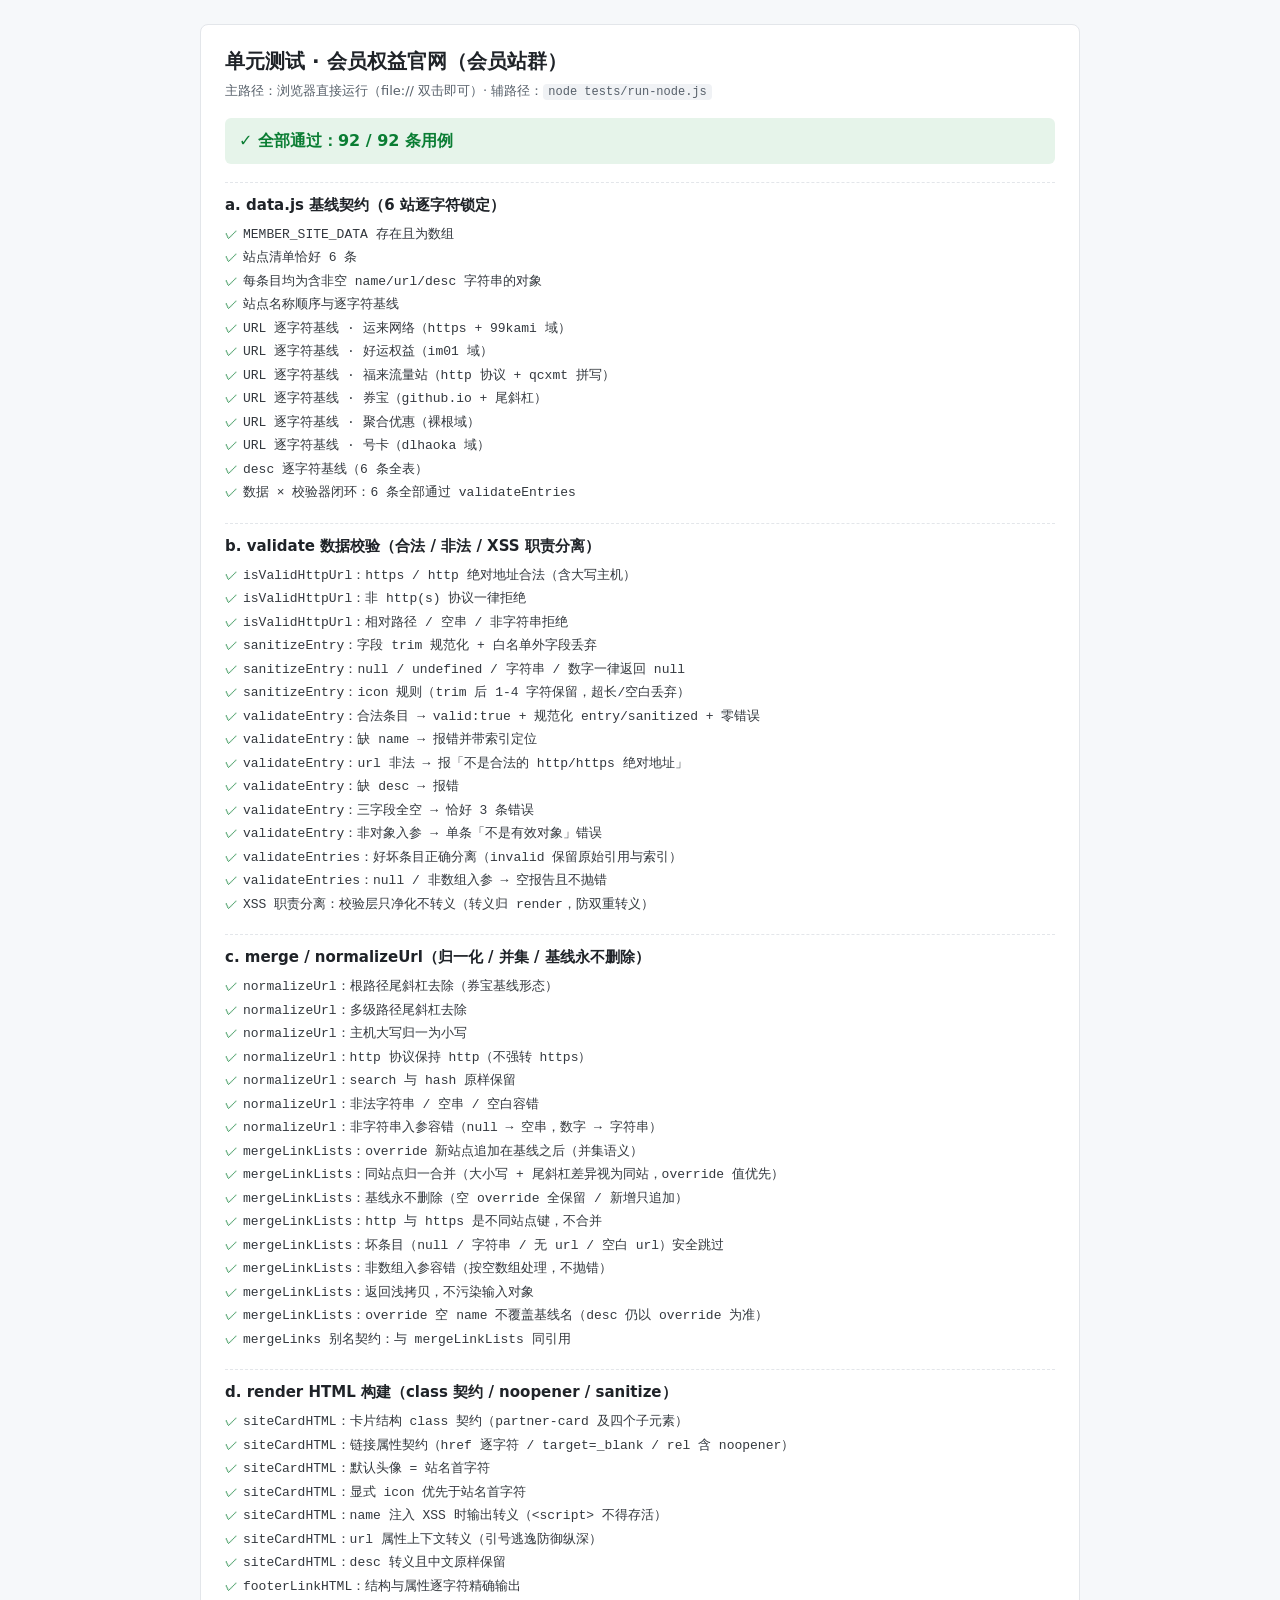
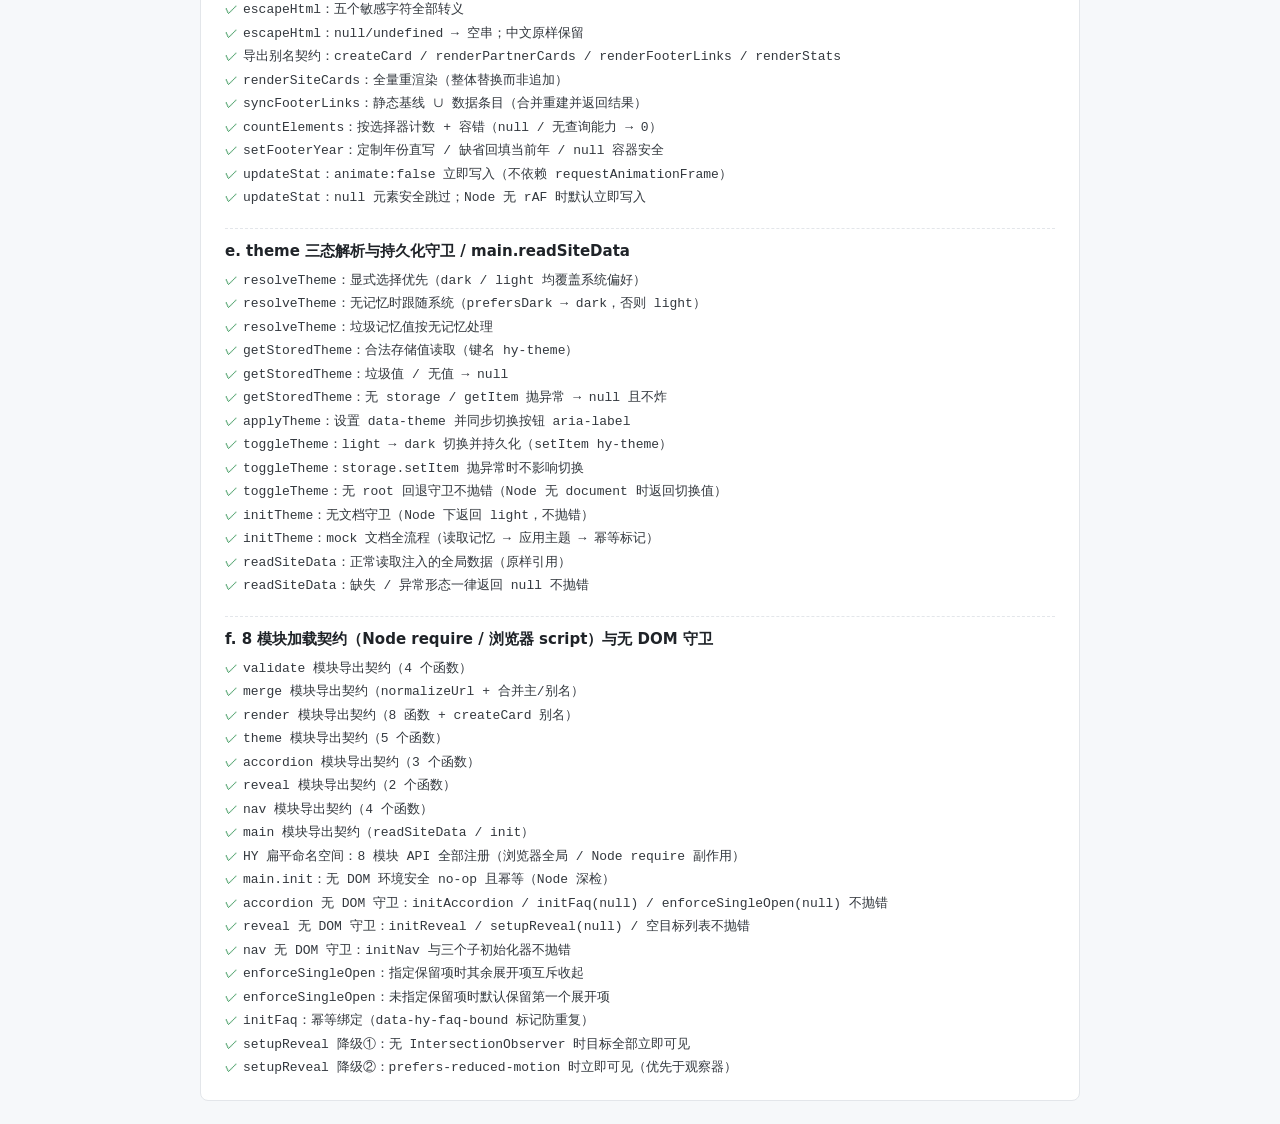
<file: tests/test.html>
<!DOCTYPE html>
<html lang="zh-CN">
<head>
<meta charset="UTF-8">
<meta name="viewport" content="width=device-width, initial-scale=1">
<meta name="robots" content="noindex, follow">
<meta name="author" content="会员权益">
<meta name="datePublished" content="2026-10-22">
<meta name="dateModified" content="2026-10-22">
<title>单元测试 · 会员权益官网</title>
<style>
  :root { --pass: #0a7d33; --fail: #b3261e; --line: #e3e6ea; }
  * { box-sizing: border-box; }
  body { margin: 0; padding: 24px; font: 15px/1.6 "Microsoft YaHei", system-ui, sans-serif; color: #1f2328; background: #f6f8fa; }
  .panel { max-width: 880px; margin: 0 auto; background: #fff; border: 1px solid var(--line); border-radius: 8px; padding: 20px 24px; }
  h1 { font-size: 20px; margin: 0 0 4px; }
  .sub { color: #57606a; font-size: 13px; margin: 0 0 16px; }
  .summary { font-size: 16px; font-weight: 600; padding: 10px 14px; border-radius: 6px; margin-bottom: 16px; }
  .summary.ok { background: #e6f4ea; color: var(--pass); }
  .summary.bad { background: #fdebec; color: var(--fail); }
  .group { font-weight: 600; margin: 18px 0 6px; padding-top: 10px; border-top: 1px dashed var(--line); }
  .case { font: 13px/1.5 Consolas, monospace; padding: 2px 0 2px 18px; position: relative; color: #33383e; }
  .case::before { content: "✓"; position: absolute; left: 0; color: var(--pass); }
  .case.fail { color: var(--fail); }
  .case.fail::before { content: "✗"; color: var(--fail); }
  .case .msg { display: block; padding-left: 18px; color: var(--fail); white-space: pre-wrap; }
  code { background: #f0f2f5; padding: 1px 5px; border-radius: 4px; font-size: 12px; }
</style>
</head>
<body>
<div class="panel">
  <h1>单元测试 · 会员权益官网（会员站群）</h1>
  <p class="sub">主路径：浏览器直接运行（file:// 双击即可）· 辅路径：<code>node tests/run-node.js</code></p>
  <div id="summary" class="summary">运行中……</div>
  <div id="results"></div>
</div>

<!-- 被测源码（加载顺序与 index.html 一致：merge 先于 render，保证 HY.mergeLinkLists 就绪） -->
<script src="../data.js"></script>
<script src="../js/modules/validate.js"></script>
<script src="../js/modules/merge.js"></script>
<script src="../js/modules/render.js"></script>
<script src="../js/modules/theme.js"></script>
<script src="../js/modules/accordion.js"></script>
<script src="../js/modules/reveal.js"></script>
<script src="../js/modules/nav.js"></script>
<script src="../js/main.js"></script>

<!-- 测试框架与用例 -->
<script src="assertions.js"></script>
<script src="run-tests.js"></script>
<script>
(function () {
  'use strict';
  var resultsEl = document.getElementById('results');
  var summaryEl = document.getElementById('summary');

  /* DOM 渲染 reporter：分组头 + 逐条红绿 + 汇总 */
  TestKit.setReporter(function (type, payload) {
    var el;
    if (type === 'group') {
      el = document.createElement('div');
      el.className = 'group';
      el.textContent = payload;
      resultsEl.appendChild(el);
    } else if (type === 'pass') {
      el = document.createElement('div');
      el.className = 'case';
      el.textContent = payload.name;
      resultsEl.appendChild(el);
    } else if (type === 'fail') {
      el = document.createElement('div');
      el.className = 'case fail';
      el.textContent = payload.name;
      var msg = document.createElement('span');
      msg.className = 'msg';
      msg.textContent = payload.message;
      el.appendChild(msg);
      resultsEl.appendChild(el);
    } else if (type === 'summary') {
      summaryEl.textContent = payload.fail === 0
        ? '✓ 全部通过：' + payload.pass + ' / ' + payload.total + ' 条用例'
        : '✗ 存在失败：通过 ' + payload.pass + ' / ' + payload.total + '（失败 ' + payload.fail + '）';
      summaryEl.className = 'summary ' + (payload.fail === 0 ? 'ok' : 'bad');
      document.title = (payload.fail === 0 ? '✓ ' : '✗ ') + payload.pass + '/' + payload.total + ' · 单元测试';
    }
  });

  /* 浏览器路径：全部模块经 UMD-lite 注册到 window.HY 扁平命名空间 */
  HY_TEST_SUITE.runSuite({
    TestKit: TestKit,
    HY: window.HY,
    data: window.MEMBER_SITE_DATA,
    validate: window.HY,
    merge: window.HY,
    render: window.HY,
    theme: window.HY,
    accordion: window.HY,
    reveal: window.HY,
    nav: window.HY,
    main: window.HY
  });

  TestKit.reportSummary();
})();
</script>
</body>
</html>
</file>
<file: css/style.css>
/* 会员权益（HuiYuan）全站样式 · Phase D-2 · 令牌依据 design.md 1.3.3
   移动端优先：base(<768) → md(≥768) → lg(≥1024) → xl(≥1280)
   JS 样式契约：① reveal.js 先给 <html> 加 "js" 类，再给 [data-reveal] 加 "is-visible"
   ② 移动端菜单开合：<body> 加 "nav-open" ③ 回到顶部：nav.js 给 #back-top 切 "is-visible"
   ④ 无 JS 时内容默认可见、FAQ 原生可折叠、回到顶部链接恒可点
   v2 修复：① :root 补 --space-5（修复 hot-card__list 对勾图标叠字）② ol 步骤列表改 .steps-list
   （修复与 section.steps 类名冲突导致 #steps 区块被误置为网格）③ 友链改 flex 胶囊（间距统一）
   ④ 新增 platforms/compare/guides/updates/contact 五板块样式 */
/* 1. 设计令牌（亮色） */
:root { color-scheme: light; --color-bg: #f8fafc; --color-surface: #ffffff; --color-surface-2: #f1f5f9; --color-text: #0f172a; --color-text-muted: #475569; --color-text-faint: #64748b; --color-primary: #4f46e5; --color-primary-strong: #4338ca; --color-primary-soft: #eef2ff; --color-accent: #b45309; --color-gradient-from: #4f46e5; --color-gradient-to: #7c3aed; --color-border: #e2e8f0; --color-ring: #4f46e5; --color-on-primary: #ffffff; --color-success: #15803d; --shadow-color: rgba(15, 23, 42, .08); --font-sans: system-ui, -apple-system, "Segoe UI", Roboto, "PingFang SC", "Hiragino Sans GB", "Microsoft YaHei", "Noto Sans CJK SC", sans-serif; --font-mono: ui-monospace, "Cascadia Mono", Consolas, monospace; --text-xs: .75rem; --text-sm: .875rem; --text-md: 1rem; --text-lg: 1.125rem; --text-xl: 1.25rem; --space-1: .25rem; --space-2: .5rem; --space-3: .75rem; --space-4: 1rem; --space-5: 1.25rem; --space-6: 1.5rem; --space-8: 2rem; --space-12: 3rem; --space-16: 4rem; --space-24: 6rem; --radius-sm: 6px; --radius-md: 10px; --radius-full: 999px; --shadow-sm: 0 1px 2px var(--shadow-color), 0 1px 3px var(--shadow-color); --shadow-md: 0 4px 10px var(--shadow-color); --shadow-lg: 0 12px 28px var(--shadow-color); --container-max: 1200px; --header-h: 64px; --gradient-brand: linear-gradient(135deg, var(--color-gradient-from), var(--color-gradient-to)); --dur-fast: 150ms; --dur-base: 240ms; --dur-slow: 420ms; --ease-out: cubic-bezier(.16, 1, .3, 1); --ease-standard: cubic-bezier(.4, 0, .2, 1) }
/* 暗色主题令牌（单一映射块，深海军蓝非纯黑） */
[data-theme="dark"] { color-scheme: dark; --color-bg: #0b1120; --color-surface: #131a2b; --color-surface-2: #1b2438; --color-text: #e2e8f0; --color-text-muted: #a3b3cf; --color-text-faint: #8b9bb8; --color-primary: #818cf8; --color-primary-strong: #a5b4fc; --color-primary-soft: rgba(129, 140, 248, .14); --color-accent: #fbbf24; --color-gradient-from: #6366f1; --color-gradient-to: #a78bfa; --color-border: #2a3550; --color-ring: #818cf8; --color-on-primary: #0b1120; --color-success: #4ade80; --shadow-color: rgba(0, 0, 0, .5) }
/* 2. 基础与全局 */
*, *::before, *::after { box-sizing: border-box; }
* { margin: 0; }
html { scroll-behavior: smooth; -webkit-text-size-adjust: 100%; }
body { font-family: var(--font-sans); font-size: var(--text-md); line-height: 1.7; color: var(--color-text); background-color: var(--color-bg); transition: background-color var(--dur-base) var(--ease-standard), color var(--dur-base) var(--ease-standard) }
img, svg, video { display: block; max-width: 100%; }
input, button, textarea, select { font: inherit; }
h1, h2, h3, h4 { line-height: 1.25; font-weight: 600; color: var(--color-text); overflow-wrap: break-word; }
p { overflow-wrap: break-word; }
ul, ol { padding: 0; list-style: none; }
a { color: var(--color-primary); text-decoration: none; transition: color var(--dur-fast) var(--ease-standard); }
a:hover { color: var(--color-primary-strong); }
::selection { background-color: var(--color-primary); color: var(--color-on-primary); }
/* 键盘焦点可见（WCAG AA，全局不摘除） */
:focus-visible { outline: 2px solid var(--color-ring); outline-offset: 2px; }
section[id] { scroll-margin-top: calc(var(--header-h) + .5rem); }
/* 3. 通用工具类 */
.container { width: 100%; max-width: var(--container-max); margin-inline: auto; padding-inline: 16px; }
.visually-hidden { position: absolute; width: 1px; height: 1px; padding: 0; margin: -1px; overflow: hidden; clip: rect(0 0 0 0); clip-path: inset(50%); white-space: nowrap; border: 0 }
/* 跳过链接：视觉隐藏，聚焦时显现 */
.skip-link { position: fixed; top: 8px; left: 8px; z-index: 200; padding: 10px 16px; border-radius: var(--radius-sm); background-color: var(--color-primary); color: var(--color-on-primary); font-weight: 600; box-shadow: var(--shadow-lg); transform: translateY(-200%); transition: transform var(--dur-fast) var(--ease-standard) }
.skip-link:focus { transform: translateY(0); color: var(--color-on-primary); }
.stats, .categories, .platforms, .partners, .steps, .hot, .compare, .guides, .faq, .updates, .trust, .contact { padding-block: var(--space-12); }
section[id] h2 { font-size: clamp(1.35rem, 1.1rem + 1.2vw, 2rem); letter-spacing: -.01em; }
.section-lead { margin-top: var(--space-3); max-width: 42em; color: var(--color-text-muted); }
/* 入场动效（FR-19）：仅 <html class="js"> 时初始隐藏，无 JS 直接可见 */
html.js [data-reveal] { opacity: 0; transform: translateY(16px); transition: opacity var(--dur-slow) var(--ease-out), transform var(--dur-slow) var(--ease-out) }
html.js [data-reveal].is-visible { opacity: 1; transform: none; }
/* 4. 按钮（Hero CTA / 404 页共用） */
.btn { display: inline-flex; align-items: center; justify-content: center; gap: var(--space-2); padding: 12px 26px; border: 1px solid transparent; border-radius: var(--radius-sm); font-size: var(--text-md); font-weight: 600; line-height: 1.2; cursor: pointer; text-decoration: none; transition: transform var(--dur-fast) var(--ease-standard), box-shadow var(--dur-fast) var(--ease-standard), background-color var(--dur-fast) var(--ease-standard), border-color var(--dur-fast) var(--ease-standard), color var(--dur-fast) var(--ease-standard) }
.btn:active { transform: translateY(1px) scale(.98); }
.btn--primary { background-image: var(--gradient-brand); background-color: var(--color-primary); color: var(--color-on-primary); box-shadow: var(--shadow-sm) }
.btn--primary:hover, .btn--primary:focus-visible { background-image: linear-gradient(135deg, var(--color-primary-strong), var(--color-gradient-to)); color: var(--color-on-primary); transform: translateY(-2px); box-shadow: var(--shadow-md) }
.btn--ghost { background-color: transparent; border-color: var(--color-border); color: var(--color-text); }
.btn--ghost:hover, .btn--ghost:focus-visible { border-color: var(--color-primary); background-color: var(--color-primary-soft); color: var(--color-primary-strong); transform: translateY(-2px); box-shadow: var(--shadow-sm) }
/* 5. 吸顶导航（FR-01/02/03） */
.site-header { position: sticky; top: 0; z-index: 100; background-color: var(--color-bg); /* backdrop-filter 不支持时的回退 */ -webkit-backdrop-filter: blur(12px) saturate(1.4); backdrop-filter: blur(12px) saturate(1.4); border-bottom: 1px solid var(--color-border); box-shadow: var(--shadow-sm) }
@supports ((backdrop-filter: blur(12px)) or (-webkit-backdrop-filter: blur(12px))) {
  .site-header { background-color: rgba(248, 250, 252, .82); }
  [data-theme="dark"] .site-header { background-color: rgba(11, 17, 32, .82); }
}
.site-header__inner { position: relative; }
.site-nav { display: flex; align-items: center; gap: var(--space-3); min-height: var(--header-h); }
.brand { display: inline-flex; align-items: center; gap: var(--space-2); margin-right: auto; color: var(--color-text); font-weight: 600; }
.brand:hover { color: var(--color-text); }
.brand__name { font-size: var(--text-lg); }
.brand__mark { flex: none; border-radius: 8px; box-shadow: var(--shadow-sm); transition: transform var(--dur-fast) var(--ease-standard); }
.brand:hover .brand__mark { transform: rotate(-4deg) scale(1.05); }
.nav-toggle { display: inline-flex; align-items: center; justify-content: center; width: 40px; height: 40px; padding: 0; border: 1px solid var(--color-border); border-radius: var(--radius-sm); background-color: var(--color-surface); color: var(--color-text); cursor: pointer; transition: border-color var(--dur-fast) var(--ease-standard), color var(--dur-fast) var(--ease-standard) }
.nav-toggle:hover, body.nav-open .nav-toggle { border-color: var(--color-primary); color: var(--color-primary-strong); }
.theme-toggle { display: inline-flex; align-items: center; justify-content: center; width: 40px; height: 40px; padding: 0; border: 1px solid var(--color-border); border-radius: var(--radius-full); background-color: var(--color-surface); color: var(--color-text-muted); cursor: pointer; transition: border-color var(--dur-fast) var(--ease-standard), color var(--dur-fast) var(--ease-standard), transform var(--dur-fast) var(--ease-standard) }
.theme-toggle:hover { border-color: var(--color-primary); color: var(--color-accent); transform: rotate(15deg); }
/* 图标随主题切换：亮色显示月亮，暗色显示太阳 */
.theme-toggle .icon-sun { display: none; }
.theme-toggle .icon-moon { display: block; }
[data-theme="dark"] .theme-toggle .icon-sun { display: block; }
[data-theme="dark"] .theme-toggle .icon-moon { display: none; }
/* 导航链接（移动端下拉面板，body.nav-open 展开） */
.site-nav__links { position: absolute; top: 100%; left: 0; right: 0; display: none; flex-direction: column; gap: var(--space-1); padding: var(--space-3) var(--space-4) var(--space-4); background-color: var(--color-surface); border-bottom: 1px solid var(--color-border); box-shadow: var(--shadow-lg) }
body.nav-open .site-nav__links { display: flex; animation: nav-drop var(--dur-base) var(--ease-out); }
@keyframes nav-drop { from { opacity: 0; transform: translateY(-8px) } to { opacity: 1; transform: none } }
.site-nav__links a { display: block; padding: var(--space-2) var(--space-3); border-radius: var(--radius-sm); color: var(--color-text); font-weight: 500; }
.site-nav__links a:hover { background-color: var(--color-primary-soft); color: var(--color-primary-strong); }
/* 6. Hero（FR-04） */
.hero { position: relative; overflow: hidden; padding-block: var(--space-16) var(--space-12); text-align: center; }
.hero__visual { position: absolute; inset: 0; pointer-events: none; z-index: 0; }
.hero__blob { position: absolute; display: block; border-radius: 50%; filter: blur(64px); opacity: .35; }
.hero__blob--a { width: min(60vw, 540px); aspect-ratio: 1; top: -18%; left: -12%; background-image: radial-gradient(circle at 30% 30%, var(--color-gradient-from), transparent 70%); animation: blob-float-a 9s var(--ease-standard) infinite alternate }
.hero__blob--b { width: min(52vw, 460px); aspect-ratio: 1; bottom: -22%; right: -10%; background-image: radial-gradient(circle at 60% 60%, var(--color-gradient-to), transparent 70%); animation: blob-float-b 11s var(--ease-standard) infinite alternate }
@keyframes blob-float-a { from { transform: translate3d(0, 0, 0) scale(1) } to { transform: translate3d(4vw, 3vh, 0) scale(1.08) } }
@keyframes blob-float-b { from { transform: translate3d(0, 0, 0) scale(1) } to { transform: translate3d(-3vw, -4vh, 0) scale(1.1) } }
.hero__inner { position: relative; z-index: 1; }
.hero__title { font-size: clamp(1.9rem, 1.2rem + 3vw, 3.25rem); letter-spacing: -.02em; max-width: 21em; margin-inline: auto; }
.hero__sub { margin-top: var(--space-4); max-width: 36em; margin-inline: auto; font-size: var(--text-lg); color: var(--color-text-muted); }
.hero__cta { margin-top: var(--space-8); display: flex; flex-wrap: wrap; justify-content: center; gap: var(--space-3); }
/* 7. 数据统计（FR-05） */
.stats-grid { display: grid; grid-template-columns: repeat(3, 1fr); gap: var(--space-3); }
.stat-item { text-align: center; padding: var(--space-4) var(--space-2); background-color: var(--color-surface); border: 1px solid var(--color-border); border-radius: var(--radius-md); box-shadow: var(--shadow-sm) }
.stat-item__value { font-family: var(--font-mono); font-variant-numeric: tabular-nums; font-size: clamp(1.6rem, 1.2rem + 2vw, 2.4rem); font-weight: 700; line-height: 1.2; background-image: var(--gradient-brand); -webkit-background-clip: text; background-clip: text; color: transparent }
.stat-item__label { margin-top: var(--space-1); font-size: var(--text-sm); color: var(--color-text-muted); }
/* 8. 权益分类（FR-06） */
.category-grid, .partner-grid, .hot-grid, .trust-badges { margin-top: var(--space-6); display: grid; grid-template-columns: 1fr; gap: var(--space-4) }
.category-card, .partner-card, .hot-card, .trust-badge { display: flex; flex-direction: column; padding: var(--space-6); background-color: var(--color-surface); border: 1px solid var(--color-border); border-radius: var(--radius-md); box-shadow: var(--shadow-sm); transition: transform var(--dur-base) var(--ease-standard), box-shadow var(--dur-base) var(--ease-standard), border-color var(--dur-base) var(--ease-standard) }
.category-card:hover, .partner-card:hover, .hot-card:hover, .trust-badge:hover { transform: translateY(-3px); box-shadow: var(--shadow-lg); border-color: var(--color-primary) }
.category-card__icon { display: inline-flex; align-items: center; justify-content: center; width: 48px; height: 48px; border-radius: var(--radius-md); background-color: var(--color-primary-soft); color: var(--color-primary); transition: transform var(--dur-base) var(--ease-out) }
.category-card:hover .category-card__icon { transform: scale(1.08) rotate(-3deg); }
.category-card__title { margin-top: var(--space-4); font-size: var(--text-xl); }
.category-card__desc { margin-top: var(--space-2); color: var(--color-text-muted); font-size: var(--text-sm); flex: 1; }
.category-card__link, .partner-card__link, .hot-card__link { position: relative; align-self: flex-start; margin-top: var(--space-4); padding-bottom: 2px; font-weight: 600; font-size: var(--text-sm); color: var(--color-primary) }
.category-card__link::after, .partner-card__link::after, .hot-card__link::after { content: ""; position: absolute; left: 0; right: 0; bottom: 0; height: 2px; border-radius: 1px; background-image: var(--gradient-brand); transform: scaleX(0); transform-origin: left; transition: transform var(--dur-fast) var(--ease-standard) }
.category-card__link:hover::after, .partner-card__link:hover::after, .hot-card__link:hover::after { transform: scaleX(1); }
/* 9. 合作站点（FR-07/15） */
.partner-card__avatar { display: inline-flex; align-items: center; justify-content: center; width: 48px; height: 48px; border-radius: var(--radius-full); background-image: var(--gradient-brand); color: var(--color-on-primary); font-size: var(--text-xl); font-weight: 600; line-height: 1; user-select: none; box-shadow: var(--shadow-sm) }
.partner-card__name { margin-top: var(--space-4); font-size: var(--text-xl); }
.partner-card__desc { margin-top: var(--space-2); color: var(--color-text-muted); font-size: var(--text-sm); flex: 1; }
/* noscript 提示（FR-15） */
.partners-note { margin-top: var(--space-4); padding: var(--space-3) var(--space-4); border-radius: var(--radius-sm); background-color: var(--color-surface-2); color: var(--color-text-muted); font-size: var(--text-sm) }
/* 10. 使用步骤（FR-08）· v2：ol 列表专用 .steps-list，避免与 section.steps 冲突 */
.steps-list { margin-top: var(--space-6); }
.step-item { position: relative; padding: var(--space-4) 0 var(--space-4) var(--space-12); border-bottom: 1px dashed var(--color-border); }
.step-item:last-child { border-bottom: none; }
.step-item__no { position: absolute; left: 0; top: var(--space-4); font-family: var(--font-mono); font-variant-numeric: tabular-nums; font-size: var(--text-sm); font-weight: 700; line-height: 2; color: var(--color-accent); background-color: var(--color-surface-2); border-radius: var(--radius-full); padding-inline: var(--space-3); letter-spacing: .04em }
.step-item__title { font-size: var(--text-lg); }
.step-item__desc { margin-top: var(--space-1); color: var(--color-text-muted); font-size: var(--text-sm); }
/* 11. 热门权益（FR-09） */
.hot-card__title { position: relative; padding-left: var(--space-3); font-size: var(--text-xl); }
.hot-card__title::before { content: ""; position: absolute; left: 0; top: .22em; bottom: .22em; width: 4px; border-radius: 2px; background-image: var(--gradient-brand) }
.hot-card__scene { margin-top: var(--space-2); color: var(--color-text-muted); font-size: var(--text-sm); }
.hot-card__list { margin-top: var(--space-3); display: grid; gap: var(--space-2); }
.hot-card__list li { position: relative; padding-left: var(--space-5); color: var(--color-text-muted); font-size: var(--text-sm); }
.hot-card__list li::before { content: ""; position: absolute; left: 0; top: .45em; width: 14px; height: 8px; border-left: 2px solid var(--color-primary); border-bottom: 2px solid var(--color-primary); transform: rotate(-45deg) }
.hot-card__link { margin-top: var(--space-4); }
/* 12. FAQ（FR-10，原生 <details> 手风琴） */
.faq-list { margin-top: var(--space-6); display: grid; gap: var(--space-3); max-width: 48em; }
.faq-item { background-color: var(--color-surface); border: 1px solid var(--color-border); border-radius: var(--radius-md); box-shadow: var(--shadow-sm); transition: border-color var(--dur-base) var(--ease-standard), box-shadow var(--dur-base) var(--ease-standard) }
.faq-item:hover, .faq-item[open] { border-color: var(--color-primary); box-shadow: var(--shadow-md); }
.faq-item summary { display: flex; align-items: center; justify-content: space-between; gap: var(--space-3); padding: var(--space-4) var(--space-6); font-weight: 600; cursor: pointer; user-select: none; transition: color var(--dur-fast) var(--ease-standard) }
.faq-item summary:hover { color: var(--color-primary-strong); }
.faq-item summary::-webkit-details-marker { display: none; }
.faq-item summary::marker { content: ""; }
.faq-item summary::after { content: ""; flex: none; width: 12px; height: 12px; background: linear-gradient(var(--color-primary), var(--color-primary)), linear-gradient(var(--color-primary), var(--color-primary)); background-repeat: no-repeat; background-position: center; background-size: 12px 2px, 2px 12px; border-radius: 1px; transition: transform var(--dur-base) var(--ease-out) }
.faq-item[open] summary::after { transform: rotate(45deg); }
.faq-item__answer { padding: 0 var(--space-6) var(--space-5); color: var(--color-text-muted); }
@keyframes faq-open { from { opacity: 0; transform: translateY(-4px) } to { opacity: 1; transform: none } }
.faq-item[open] .faq-item__answer { animation: faq-open var(--dur-base) var(--ease-out); }
/* 13. 信任背书（FR-11） */
.trust-badge__icon { display: inline-flex; align-items: center; justify-content: center; width: 48px; height: 48px; border-radius: var(--radius-md); background-color: var(--color-surface-2); color: var(--color-success) }
.trust-badge__title { margin-top: var(--space-4); font-size: var(--text-lg); }
.trust-badge__desc { margin-top: var(--space-2); color: var(--color-text-muted); font-size: var(--text-sm); }
.testimonials { margin-top: var(--space-8); display: grid; grid-template-columns: 1fr; gap: var(--space-4); }
.testimonial { position: relative; padding: var(--space-6); background-color: var(--color-surface); border: 1px solid var(--color-border); border-radius: var(--radius-md); box-shadow: var(--shadow-sm) }
.testimonial::before { content: "\201C"; position: absolute; top: var(--space-3); right: var(--space-5); font-family: Georgia, "Times New Roman", serif; font-size: 4rem; line-height: 1; background-image: var(--gradient-brand); -webkit-background-clip: text; background-clip: text; color: transparent; opacity: .5; pointer-events: none }
.testimonial__quote p { font-size: var(--text-md); color: var(--color-text); }
.testimonial__author { margin-top: var(--space-3); font-size: var(--text-sm); color: var(--color-text-faint); }
/* 14. 覆盖平台（v2 新增 platforms） */
.platform-groups { margin-top: var(--space-6); display: grid; grid-template-columns: 1fr; gap: var(--space-4) }
.platform-group { padding: var(--space-4) var(--space-5) var(--space-5); background-color: var(--color-surface); border: 1px solid var(--color-border); border-radius: var(--radius-md); box-shadow: var(--shadow-sm); transition: border-color var(--dur-base) var(--ease-standard), box-shadow var(--dur-base) var(--ease-standard) }
.platform-group:hover { border-color: var(--color-primary); box-shadow: var(--shadow-md); }
.platform-group__title { position: relative; padding-left: var(--space-4); font-size: var(--text-md); }
.platform-group__title::before { content: ""; position: absolute; left: 0; top: .3em; bottom: .3em; width: 3px; border-radius: 2px; background-image: var(--gradient-brand) }
.platform-chips { margin-top: var(--space-3); display: flex; flex-wrap: wrap; gap: var(--space-2) }
.platform-chip { padding: 3px 12px; border-radius: var(--radius-full); background-color: var(--color-surface-2); color: var(--color-text-muted); font-size: var(--text-sm); transition: color var(--dur-fast) var(--ease-standard) }
.platform-group:hover .platform-chip { color: var(--color-text); }
.platforms-note { margin-top: var(--space-4); max-width: 48em; color: var(--color-text-faint); font-size: var(--text-xs); }
/* 15. 权益速览对比（v2 新增 compare） */
.compare-table-wrap { margin-top: var(--space-6); overflow-x: auto; border: 1px solid var(--color-border); border-radius: var(--radius-md); background-color: var(--color-surface); box-shadow: var(--shadow-sm); -webkit-overflow-scrolling: touch; }
.compare-table { width: 100%; min-width: 640px; border-collapse: collapse; font-size: var(--text-sm); }
.compare-table th, .compare-table td { padding: var(--space-3) var(--space-4); text-align: left; vertical-align: top; border-bottom: 1px solid var(--color-border); }
.compare-table thead th { position: sticky; top: 0; z-index: 1; background-color: var(--color-surface-2); color: var(--color-text); font-size: var(--text-sm); white-space: nowrap; }
.compare-table tbody tr:last-child th, .compare-table tbody tr:last-child td { border-bottom: none; }
.compare-table tbody tr { transition: background-color var(--dur-fast) var(--ease-standard) }
.compare-table tbody tr:hover { background-color: var(--color-primary-soft); }
.compare-table tbody th[scope="row"] { white-space: nowrap; }
.compare-table tbody td { color: var(--color-text-muted); }
/* 16. 省钱攻略（v2 新增 guides） */
.guide-grid { margin-top: var(--space-6); display: grid; grid-template-columns: 1fr; gap: var(--space-4) }
.guide-card { display: flex; flex-direction: column; padding: var(--space-6); background-color: var(--color-surface); border: 1px solid var(--color-border); border-radius: var(--radius-md); box-shadow: var(--shadow-sm); transition: transform var(--dur-base) var(--ease-standard), box-shadow var(--dur-base) var(--ease-standard), border-color var(--dur-base) var(--ease-standard) }
.guide-card:hover { transform: translateY(-3px); box-shadow: var(--shadow-lg); border-color: var(--color-primary) }
.guide-card__tag { align-self: flex-start; padding: 2px 10px; border-radius: var(--radius-full); background-color: var(--color-primary-soft); color: var(--color-primary-strong); font-size: var(--text-xs); font-weight: 600; letter-spacing: .02em }
.guide-card__title { margin-top: var(--space-3); font-size: var(--text-lg); }
.guide-card__desc { margin-top: var(--space-2); color: var(--color-text-muted); font-size: var(--text-sm); flex: 1; }
.guide-card__meta { margin-top: var(--space-4); color: var(--color-text-faint); font-size: var(--text-xs); }
/* 17. 收录动态（v2 新增 updates） */
.update-timeline { margin-top: var(--space-6); display: grid; gap: var(--space-3); max-width: 48em; }
.update-item { display: grid; grid-template-columns: 56px 1fr; gap: var(--space-4); padding: var(--space-4) var(--space-5); background-color: var(--color-surface); border: 1px solid var(--color-border); border-radius: var(--radius-md); box-shadow: var(--shadow-sm); transition: border-color var(--dur-base) var(--ease-standard) }
.update-item:hover { border-color: var(--color-primary); }
.update-item__date { font-family: var(--font-mono); font-variant-numeric: tabular-nums; font-size: var(--text-sm); font-weight: 700; color: var(--color-accent); padding-top: 2px; }
.update-item__title { font-size: var(--text-md); }
.update-item__desc { margin-top: var(--space-1); color: var(--color-text-muted); font-size: var(--text-sm); }
.updates-note { margin-top: var(--space-4); color: var(--color-text-faint); font-size: var(--text-sm); }
.updates-note a { color: var(--color-primary); font-weight: 600; }
/* 18. 提交收录（v2 新增 contact） */
.contact-card { position: relative; overflow: hidden; margin-top: var(--space-6); padding: var(--space-8) var(--space-6); text-align: center; background-color: var(--color-surface); border: 1px solid var(--color-border); border-radius: var(--radius-md); box-shadow: var(--shadow-sm); }
.contact-card::before { content: ""; position: absolute; inset: 0 0 auto; height: 4px; background-image: var(--gradient-brand); }
.contact-card__desc { margin-top: var(--space-2); color: var(--color-text-muted); }
.contact-card__mail { display: inline-flex; align-items: center; gap: var(--space-2); margin-top: var(--space-6); padding: 12px 26px; border-radius: var(--radius-sm); background-color: var(--color-primary); background-image: var(--gradient-brand); color: var(--color-on-primary); font-weight: 600; font-size: var(--text-md); box-shadow: var(--shadow-sm); transition: transform var(--dur-fast) var(--ease-standard), box-shadow var(--dur-fast) var(--ease-standard) }
.contact-card__mail:hover, .contact-card__mail:focus-visible { transform: translateY(-2px); box-shadow: var(--shadow-md); color: var(--color-on-primary); }
.contact-card__rules { margin: var(--space-6) auto 0; display: grid; gap: var(--space-2); max-width: 36em; text-align: left; }
.contact-card__rules li { position: relative; padding-left: var(--space-5); color: var(--color-text-muted); font-size: var(--text-sm); }
.contact-card__rules li::before { content: ""; position: absolute; left: 0; top: .45em; width: 14px; height: 8px; border-left: 2px solid var(--color-primary); border-bottom: 2px solid var(--color-primary); transform: rotate(-45deg) }
/* 19. 页脚（FR-12/13）· v2：友链改 flex 胶囊，间距视觉统一 */
.site-footer { margin-top: var(--space-8); border-top: 1px solid var(--color-border); background-color: var(--color-surface); padding-block: var(--space-8) var(--space-6) }
.site-footer__inner { display: flex; flex-direction: column; gap: var(--space-6); }
.site-footer__title { font-size: var(--text-md); color: var(--color-text-muted); }
.footer-links { margin-top: var(--space-3); display: flex; flex-wrap: wrap; gap: var(--space-2) var(--space-3); }
.footer-link a { display: inline-block; padding: 4px 14px; border-radius: var(--radius-full); background-color: var(--color-surface-2); color: var(--color-text-muted); font-size: var(--text-sm); transition: color var(--dur-fast) var(--ease-standard), background-color var(--dur-fast) var(--ease-standard) }
.footer-link a:hover, .footer-link a:focus-visible { color: var(--color-primary-strong); background-color: var(--color-primary-soft); }
.footer-links-note { margin-top: var(--space-3); color: var(--color-text-faint); font-size: var(--text-xs); }
.site-footer__meta { color: var(--color-text-faint); font-size: var(--text-sm); }
.site-footer__meta a { color: var(--color-text-faint); }
.site-footer__meta a:hover { color: var(--color-primary-strong); }
#back-top { margin-left: var(--space-2); font-weight: 600; color: var(--color-primary); }
#back-top:hover { color: var(--color-primary-strong); }
/* 回到顶部显隐契约（nav.js 切 is-visible）：同 reveal 的 html.js 降级模式——JS 可用时初始隐藏、滚动过约一屏淡入；无 JS 恒可见可点 */
html.js #back-top { opacity: 0; visibility: hidden; transition: opacity var(--dur-fast) var(--ease-out), visibility var(--dur-fast); }
html.js #back-top.is-visible { opacity: 1; visibility: visible; }
/* 20. 404 页（404.html） */
.error-page { min-height: calc(100vh - var(--header-h)); display: flex; align-items: center; justify-content: center; text-align: center; padding-block: var(--space-16) }
.error-page__inner { display: flex; flex-direction: column; align-items: center; gap: var(--space-4); }
.error-page__code { font-family: var(--font-mono); font-variant-numeric: tabular-nums; font-size: clamp(5rem, 3rem + 12vw, 9rem); font-weight: 700; line-height: 1; letter-spacing: -.04em; background-image: var(--gradient-brand); -webkit-background-clip: text; background-clip: text; color: transparent }
.error-page__title { font-size: clamp(1.35rem, 1.1rem + 1.2vw, 2rem); }
.error-page__desc { max-width: 32em; color: var(--color-text-muted); }
.error-page__cta { margin-top: var(--space-2); }
/* 21. 响应式断点（移动端优先，字面量常量） */
@media (min-width: 768px) {
  .container { padding-inline: 24px; }
  .stats, .categories, .platforms, .partners, .steps, .hot, .compare, .guides, .faq, .updates, .trust, .contact { padding-block: var(--space-16); }
  .hero { padding-block: var(--space-24) var(--space-16); }
  .category-grid, .partner-grid, .hot-grid { grid-template-columns: repeat(2, 1fr); }
  .platform-groups, .guide-grid { grid-template-columns: repeat(2, 1fr); }
  .trust-badges, .testimonials { grid-template-columns: repeat(3, 1fr); }
  .partners-note { max-width: 48em; }
}
@media (min-width: 1024px) {
  .nav-toggle { display: none; }
  .site-nav__links { position: static; display: flex; flex-direction: row; align-items: center; gap: var(--space-1); padding: 0; background-color: transparent; border-bottom: none; box-shadow: none }
  body.nav-open .site-nav__links { display: flex; animation: none; }
  .category-grid, .partner-grid { grid-template-columns: repeat(3, 1fr); }
  .platform-groups, .guide-grid { grid-template-columns: repeat(3, 1fr); }
  .steps-list { display: grid; grid-template-columns: repeat(4, 1fr); gap: var(--space-6); }
  .step-item { position: relative; padding: var(--space-12) 0 0; border-bottom: none; border-top: 2px solid var(--color-border); }
  .step-item__no { top: calc(-1 * var(--space-6) - 2px); left: 0; padding-inline: var(--space-2); }
  .categories, .platforms, .partners, .steps, .hot, .compare, .guides, .faq, .updates, .trust, .contact { padding-block: var(--space-24); }
  .stats { padding-block: var(--space-16); }
  .site-footer__inner { flex-direction: row; align-items: flex-end; justify-content: space-between; gap: var(--space-8); }
}
@media (min-width: 1280px) {
  .container { padding-inline: 32px; }
}
/* 22. 减少动态（FR-19：全站禁用，内容完整性不受影响） */
@media (prefers-reduced-motion: reduce) {
  html, *, *::before, *::after { animation-duration: .01ms; animation-iteration-count: 1; transition-duration: .01ms; scroll-behavior: auto }
  html.js [data-reveal] { opacity: 1; transform: none; }
  html.js #back-top { transition: none; }
}
</file>
